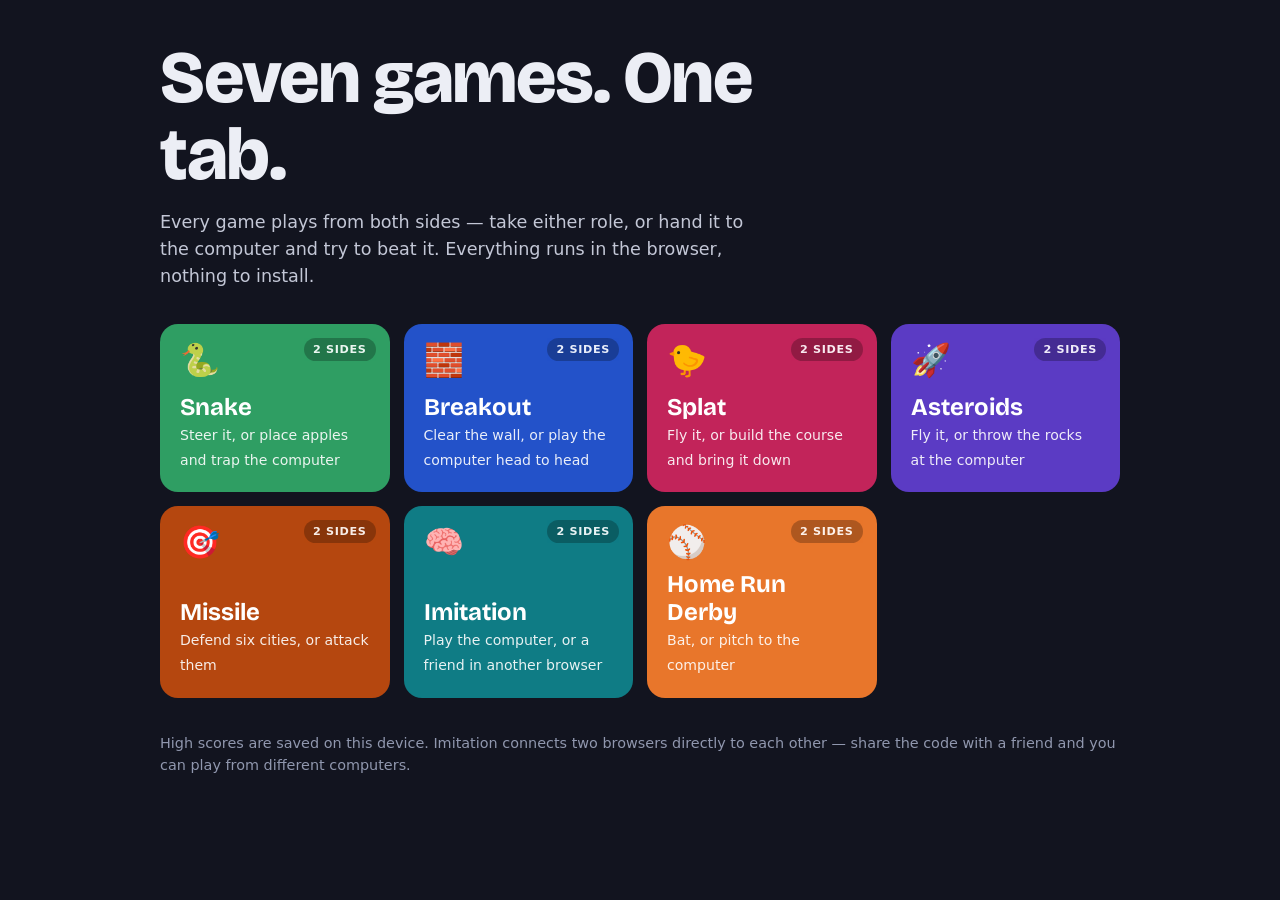
<file: index.html>
<!doctype html>
<html lang="en">
<head>
<meta charset="utf-8">
<meta name="viewport" content="width=device-width, initial-scale=1">
<title>EverCharge Arcade</title>
<meta name="description" content="Seven browser games — Snake, Breakout, Flap, Asteroids, Missile, Imitation and Hoops.">
<link rel="preconnect" href="https://fonts.googleapis.com">
<link rel="preconnect" href="https://fonts.gstatic.com" crossorigin>
<link rel="stylesheet" href="https://fonts.googleapis.com/css2?family=Bricolage+Grotesque:opsz,wght@12..96,700;12..96,800&display=swap">
<link rel="stylesheet" href="style.css">
</head>
<body>
<main class="wrap">
  <section class="hero">
    <h1>Seven games. One tab.</h1>
    <p>Every game plays from both sides — take either role, or hand it to the computer and try to beat it. Everything runs in the browser, nothing to install.</p>
  </section>

  <div class="grid">
    <a class="tile" style="--c:#2F9E63" href="games/snake.html">
      <span class="tag">2 sides</span>
      <div class="art">🐍</div>
      <div><strong>Snake</strong><br><span>Steer it, or place apples and trap the computer</span></div>
    </a>

    <a class="tile" style="--c:#2352C9" href="games/breakout.html">
      <span class="tag">2 sides</span>
      <div class="art">🧱</div>
      <div><strong>Breakout</strong><br><span>Clear the wall, or play the computer head to head</span></div>
    </a>

    <a class="tile" style="--c:#C2245A" href="games/splat.html">
      <span class="tag">2 sides</span>
      <div class="art">🐤</div>
      <div><strong>Splat</strong><br><span>Fly it, or build the course and bring it down</span></div>
    </a>

    <a class="tile" style="--c:#5B3BC4" href="games/asteroids.html">
      <span class="tag">2 sides</span>
      <div class="art">🚀</div>
      <div><strong>Asteroids</strong><br><span>Fly it, or throw the rocks at the computer</span></div>
    </a>

    <a class="tile" style="--c:#B5470F" href="games/missile.html">
      <span class="tag">2 sides</span>
      <div class="art">🎯</div>
      <div><strong>Missile</strong><br><span>Defend six cities, or attack them</span></div>
    </a>

    <a class="tile" style="--c:#0F7C85" href="games/imitation.html">
      <span class="tag">2 sides</span>
      <div class="art">🧠</div>
      <div><strong>Imitation</strong><br><span>Play the computer, or a friend in another browser</span></div>
    </a>

    <a class="tile" style="--c:#E8762B" href="games/derby.html">
      <span class="tag">2 sides</span>
      <div class="art">⚾</div>
      <div><strong>Home Run Derby</strong><br><span>Bat, or pitch to the computer</span></div>
    </a>
  </div>

  <p class="foot">High scores are saved on this device. Imitation connects two browsers directly to each other — share the code with a friend and you can play from different computers.</p>
</main>
</body>
</html>
</file>
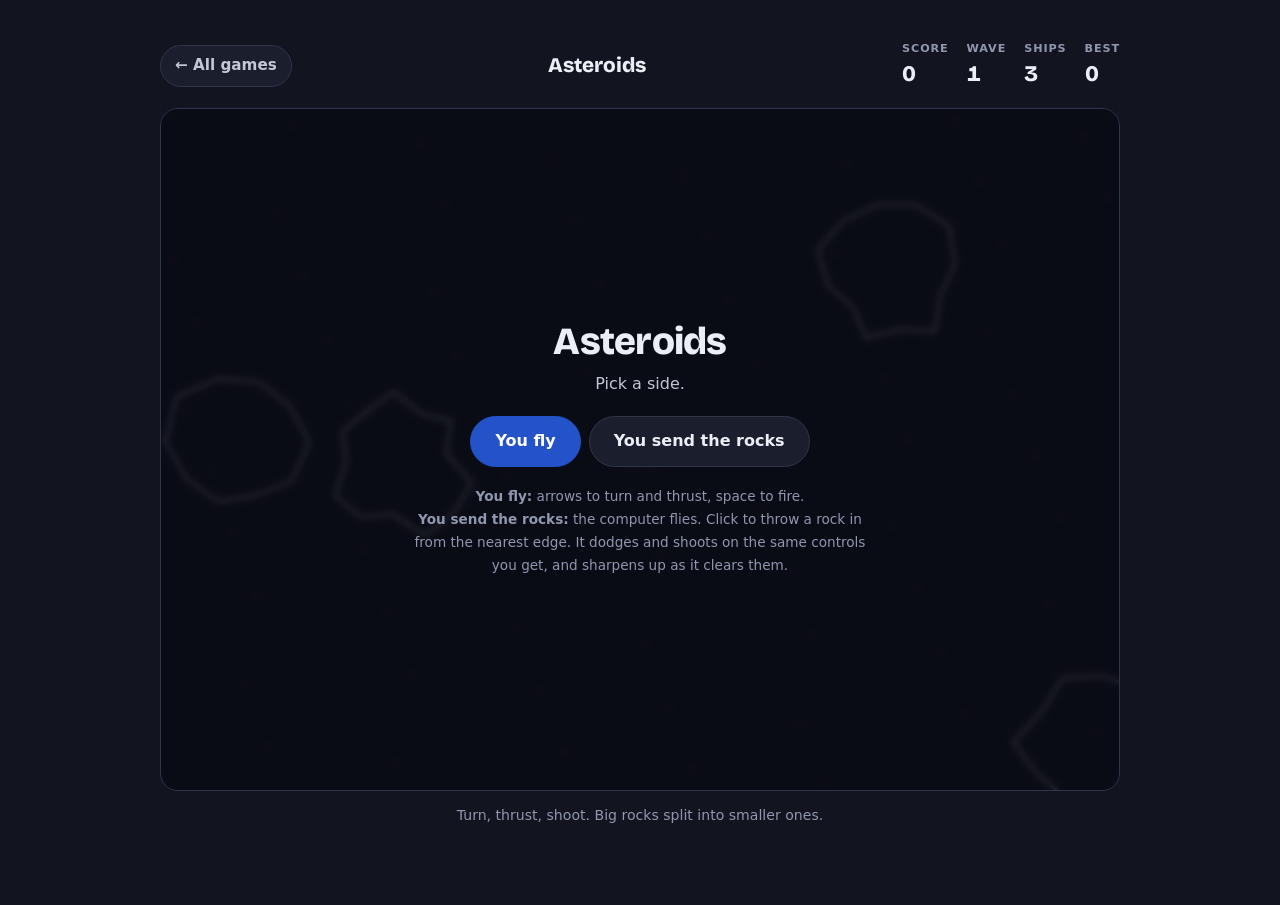
<file: games/asteroids.html>
<!doctype html>
<html lang="en">
<head>
<meta charset="utf-8">
<meta name="viewport" content="width=device-width, initial-scale=1">
<title>Asteroids — EverCharge Arcade</title>
<link rel="preconnect" href="https://fonts.googleapis.com">
<link rel="preconnect" href="https://fonts.gstatic.com" crossorigin>
<link rel="stylesheet" href="https://fonts.googleapis.com/css2?family=Bricolage+Grotesque:opsz,wght@12..96,700;12..96,800&display=swap">
<link rel="stylesheet" href="../style.css">
</head>
<body>
<main class="wrap">
  <div class="bar">
    <a class="back" href="../index.html">← All games</a>
    <div class="title">Asteroids <span id="modeTag" class="tag-inline"></span></div>
    <div class="stats">
      <div class="stat"><small id="scoreLabel">Score</small><b id="score">0</b></div>
      <div class="stat" id="waveWrap"><small>Wave</small><b id="wave">1</b></div>
      <div class="stat" id="lifeWrap"><small>Ships</small><b id="lives">3</b></div>
      <div class="stat" id="skillWrap" hidden><small>Pilot skill</small><b id="skill">1</b></div>
      <div class="stat"><small id="bestLabel">Best</small><b id="best">0</b></div>
    </div>
  </div>

  <div class="stage">
    <canvas id="c"></canvas>
    <div class="overlay" id="ov"></div>
  </div>

  <div class="touch" id="touch">
    <button data-key="ArrowLeft">↺</button>
    <button data-key="ArrowUp">▲</button>
    <button data-key="ArrowRight">↻</button>
    <button class="wide" data-key=" ">Fire</button>
  </div>
  <p class="hint" id="hint">Turn, thrust, shoot. Big rocks split into smaller ones.</p>
</main>

<script src="../arcade.js"></script>
<script>
(function () {
  "use strict";
  var A = window.Arcade;
  var W = 760, H = 540;
  var canvas = document.getElementById("c");
  var ctx = A.fit(canvas, W, H);
  var k = A.keys();
  var ov = A.overlay(document.getElementById("ov"));
  var el = {
    score: document.getElementById("score"), wave: document.getElementById("wave"),
    lives: document.getElementById("lives"), best: document.getElementById("best"),
    scoreLabel: document.getElementById("scoreLabel"), bestLabel: document.getElementById("bestLabel"),
    waveWrap: document.getElementById("waveWrap"), lifeWrap: document.getElementById("lifeWrap"),
    skill: document.getElementById("skill"), skillWrap: document.getElementById("skillWrap"),
    modeTag: document.getElementById("modeTag"), hint: document.getElementById("hint"),
    touch: document.getElementById("touch")
  };
  A.touchKeys(el.touch, k);

  var SURVIVE_TO_WIN = 18;        // rocks you get to throw before the pilot wins
  var SEND_COOLDOWN = 0.75;       // seconds between rocks you can throw

  var mode = "play";
  var ship, rocks, bullets, bits, score, lives, wave, running, invuln, cool;
  var sent, survived, sendCool, aiCool, aiFire;

  function wrap(o) {
    if (o.x < 0) o.x += W; else if (o.x > W) o.x -= W;
    if (o.y < 0) o.y += H; else if (o.y > H) o.y -= H;
  }

  function makeRock(x, y, size, vx, vy) {
    var pts = [], n = A.rndInt(9, 13);
    for (var i = 0; i < n; i++) pts.push(A.rnd(0.72, 1.22));
    if (vx === undefined) {
      var sp = (3 - size) * 22 + A.rnd(16, 42) + wave * 3;
      var ang = A.rnd(0, Math.PI * 2);
      vx = Math.cos(ang) * sp; vy = Math.sin(ang) * sp;
    }
    return { x: x, y: y, size: size, r: size * 17, vx: vx, vy: vy,
             rot: A.rnd(0, Math.PI * 2), spin: A.rnd(-1.1, 1.1), pts: pts };
  }

  // ------------------------------------------------------------- the pilot
  // Skill follows how many rocks you have thrown, so the ramp always runs
  // whether or not it manages to shoot them down.
  function skillTier() {
    if (sent < 5) return 0;
    if (sent < 11) return 1;
    return 2;
  }
  function aiReact() { return [0.13, 0.08, 0.045][skillTier()]; }
  function aiAimErr() { return [0.30, 0.16, 0.06][skillTier()]; }   // radians
  function aiDanger() { return [95, 125, 160][skillTier()]; }       // how early it starts dodging

  // Shortest signed angle from a to b
  function angDiff(a, b) {
    var d = (b - a) % (Math.PI * 2);
    if (d > Math.PI) d -= Math.PI * 2;
    if (d < -Math.PI) d += Math.PI * 2;
    return d;
  }

  function aiThink(dt) {
    aiFire = false;
    aiCool -= dt;
    if (aiCool > 0) return;
    aiCool = aiReact();

    if (!rocks.length) return;

    // the rock that is closest right now, and the one closest on its current course
    var threat = null, threatD = Infinity, target = null, targetD = Infinity;
    for (var i = 0; i < rocks.length; i++) {
      var r = rocks[i];
      var d = A.dist(r.x, r.y, ship.x, ship.y) - r.r;
      if (d < targetD) { targetD = d; target = r; }
      // closing speed along the line to the ship
      var dx = ship.x - r.x, dy = ship.y - r.y, len = Math.hypot(dx, dy) || 1;
      var closing = (r.vx * dx + r.vy * dy) / len;
      if (closing > 0 && d < threatD) { threatD = d; threat = r; }
    }

    // dodge first: thrust away from anything bearing down on it
    if (threat && threatD < aiDanger()) {
      var away = Math.atan2(ship.y - threat.y, ship.x - threat.x);
      ship.wantA = away + A.rnd(-aiAimErr(), aiAimErr());
      ship.wantThrust = true;
      // still take the shot if it happens to be lined up
      aiFire = Math.abs(angDiff(ship.a, Math.atan2(threat.y - ship.y, threat.x - ship.x))) < 0.25;
      return;
    }

    // otherwise line up on the nearest rock, leading it
    if (target) {
      var t = targetD / 520;
      var px = target.x + target.vx * t, py = target.y + target.vy * t;
      ship.wantA = Math.atan2(py - ship.y, px - ship.x) + A.rnd(-aiAimErr(), aiAimErr());
      ship.wantThrust = false;
      aiFire = Math.abs(angDiff(ship.a, ship.wantA)) < 0.22;
    }
  }

  function aiDrive(dt) {
    if (ship.wantA === undefined) return;
    var turn = 3.4 * dt;
    var d = angDiff(ship.a, ship.wantA);
    if (Math.abs(d) <= turn) ship.a = ship.wantA;
    else ship.a += Math.sign(d) * turn;
    if (ship.wantThrust) {
      ship.vx += Math.cos(ship.a) * 420 * dt;
      ship.vy += Math.sin(ship.a) * 420 * dt;
      ship.thrust = true;
    } else ship.thrust = false;
  }

  // ---------------------------------------------------------- you, throwing
  function sendRock(tx, ty) {
    if (mode !== "flip" || !running || sendCool > 0) return;
    sendCool = SEND_COOLDOWN;
    // enters from whichever edge is nearest the point you clicked, aimed at it
    var left = tx, right = W - tx, top = ty, bot = H - ty;
    var m = Math.min(left, right, top, bot);
    var sx, sy;
    if (m === left) { sx = -30; sy = ty; }
    else if (m === right) { sx = W + 30; sy = ty; }
    else if (m === top) { sx = tx; sy = -30; }
    else { sx = tx; sy = H + 30; }
    var ang = Math.atan2(ty - sy, tx - sx);
    var sp = A.rnd(70, 110) + Math.min(sent * 2.5, 45);
    rocks.push(makeRock(sx, sy, 3, Math.cos(ang) * sp, Math.sin(ang) * sp));
    sent++;
    el.score.textContent = sent;
    sync();
    if (sent >= SURVIVE_TO_WIN) pilotWins();
  }

  // ------------------------------------------------------------ game state
  function spawnWave() {
    rocks = [];
    var n = Math.min(3 + wave, 9);
    for (var i = 0; i < n; i++) {
      var x, y, guard = 0;
      do { x = A.rnd(0, W); y = A.rnd(0, H); guard++; }
      while (guard < 200 && A.dist(x, y, W / 2, H / 2) < 150);
      rocks.push(makeRock(x, y, 3));
    }
  }

  function resetShip() {
    ship = { x: W / 2, y: H / 2, vx: 0, vy: 0, a: -Math.PI / 2 };
    invuln = mode === "flip" ? 1.2 : 2.2;
  }

  function newGame() {
    score = 0; wave = 1; bullets = []; bits = []; cool = 0;
    sent = 0; survived = 0; sendCool = 0; aiCool = 0; aiFire = false;
    lives = mode === "flip" ? 1 : 3;
    resetShip();
    if (mode === "flip") rocks = []; else spawnWave();
    syncLabels();
    sync();
  }

  function syncLabels() {
    var flip = mode === "flip";
    el.modeTag.textContent = flip ? "· you send the rocks" : "";
    el.scoreLabel.textContent = flip ? "Rocks sent" : "Score";
    el.bestLabel.textContent = flip ? "Best (fewest)" : "Best";
    el.waveWrap.hidden = flip;
    el.lifeWrap.hidden = flip;
    el.skillWrap.hidden = !flip;
    el.touch.style.display = flip ? "none" : "";
    el.hint.textContent = flip
      ? "Click to send a rock in from the nearest edge, aimed where you clicked. Bring the pilot down in as few as you can."
      : "Turn, thrust, shoot. Big rocks split into smaller ones.";
  }

  function sync() {
    el.score.textContent = mode === "flip" ? sent : score;
    el.wave.textContent = wave;
    el.lives.textContent = lives;
    el.skill.textContent = skillTier() + 1;
    el.best.textContent = A.best(mode === "flip" ? "asteroids-flip" : "asteroids");
  }

  function burst(x, y, n, color) {
    for (var i = 0; i < n; i++) {
      var a = A.rnd(0, Math.PI * 2), s = A.rnd(40, 200);
      bits.push({ x: x, y: y, vx: Math.cos(a) * s, vy: Math.sin(a) * s, life: A.rnd(0.3, 0.8), c: color });
    }
  }

  function shoot() {
    if (cool > 0 || bullets.length >= 5) return;
    cool = 0.22;
    bullets.push({
      x: ship.x + Math.cos(ship.a) * 16, y: ship.y + Math.sin(ship.a) * 16,
      vx: Math.cos(ship.a) * 520 + ship.vx, vy: Math.sin(ship.a) * 520 + ship.vy, life: 1.15
    });
  }

  function hitShip() {
    if (invuln > 0) return;
    burst(ship.x, ship.y, 26, "#FF8A7D");
    lives--;
    sync();
    if (lives <= 0) return gameOver();
    resetShip();
  }

  function gameOver() {
    running = false;
    if (mode === "play") {
      var b = A.best("asteroids", score);
      el.best.textContent = b;
      ov.show("<h2>Ship lost</h2><p>Final score <b>" + score + "</b>" +
        (score >= b && score > 0 ? " — a new best!" : "") + "</p>" +
        '<button class="btn go" data-act="start-play">Play again</button>' +
        '<button class="btn" data-act="start-flip">Send the rocks instead</button>');
    } else {
      var prev = 0;
      try { prev = parseInt(localStorage.getItem("evercharge:asteroids-flip-raw") || "0", 10) || 0; } catch (e) {}
      var fewest = prev === 0 ? sent : Math.min(prev, sent);
      try { localStorage.setItem("evercharge:asteroids-flip-raw", String(fewest)); } catch (e) {}
      el.best.textContent = fewest;
      ov.show("<h2>You got it</h2><p>The pilot went down after <b>" + sent + "</b> rock" +
        (sent === 1 ? "" : "s") + ", flying at skill " + (skillTier() + 1) + " of 3.</p>" +
        '<button class="btn go" data-act="start-flip">Go again</button>' +
        '<button class="btn" data-act="start-play">Fly it yourself</button>');
    }
  }

  function pilotWins() {
    running = false;
    ov.show("<h2>The pilot held out</h2><p>It survived all <b>" + SURVIVE_TO_WIN +
      "</b> rocks you threw. Hit it early and from two sides — it is slowest to react at the start.</p>" +
      '<button class="btn go" data-act="start-flip">Go again</button>' +
      '<button class="btn" data-act="start-play">Fly it yourself</button>');
  }

  function update(dt) {
    cool -= dt;
    sendCool -= dt;
    if (invuln > 0) invuln -= dt;

    if (mode === "play") {
      if (k.any("ArrowLeft", "a", "A")) ship.a -= 3.4 * dt;
      if (k.any("ArrowRight", "d", "D")) ship.a += 3.4 * dt;
      ship.thrust = k.any("ArrowUp", "w", "W");
      if (ship.thrust) { ship.vx += Math.cos(ship.a) * 420 * dt; ship.vy += Math.sin(ship.a) * 420 * dt; }
      if (k.any(" ")) shoot();
    } else {
      aiThink(dt);
      aiDrive(dt);
      if (aiFire) shoot();
    }

    var drag = Math.pow(0.55, dt);
    ship.vx *= drag; ship.vy *= drag;
    var sp = Math.hypot(ship.vx, ship.vy);
    if (sp > 360) { ship.vx = ship.vx / sp * 360; ship.vy = ship.vy / sp * 360; }
    ship.x += ship.vx * dt; ship.y += ship.vy * dt;
    wrap(ship);

    var i, j;
    for (i = bullets.length - 1; i >= 0; i--) {
      var b = bullets[i];
      b.x += b.vx * dt; b.y += b.vy * dt; b.life -= dt;
      wrap(b);
      if (b.life <= 0) bullets.splice(i, 1);
    }

    for (i = rocks.length - 1; i >= 0; i--) {
      var r = rocks[i];
      r.x += r.vx * dt; r.y += r.vy * dt; r.rot += r.spin * dt;
      wrap(r);

      for (j = bullets.length - 1; j >= 0; j--) {
        if (A.dist(r.x, r.y, bullets[j].x, bullets[j].y) < r.r) {
          bullets.splice(j, 1);
          burst(r.x, r.y, 12, "#C3C7D6");
          if (mode === "play") score += (4 - r.size) * 25;
          if (r.size > 1) {
            rocks.push(makeRock(r.x, r.y, r.size - 1));
            rocks.push(makeRock(r.x, r.y, r.size - 1));
          } else if (mode === "flip") {
            survived++;                       // a rock fully dealt with
            sync();
          }
          rocks.splice(i, 1);
          sync();
          break;
        }
      }
      if (!rocks[i]) continue;
      if (invuln <= 0 && A.dist(r.x, r.y, ship.x, ship.y) < r.r + 11) { hitShip(); return; }
    }

    for (i = bits.length - 1; i >= 0; i--) {
      var p = bits[i];
      p.x += p.vx * dt; p.y += p.vy * dt; p.life -= dt;
      p.vx *= 0.97; p.vy *= 0.97;
      if (p.life <= 0) bits.splice(i, 1);
    }

    if (mode === "play" && rocks.length === 0) {
      wave++; score += 100; sync(); spawnWave();
      invuln = Math.max(invuln, 1.4);
    }
  }

  function draw() {
    ctx.fillStyle = "#101320";
    ctx.fillRect(0, 0, W, H);
    ctx.fillStyle = "rgba(255,255,255,.18)";
    for (var s = 0; s < 70; s++) ctx.fillRect((s * 7919) % W, (s * 104729) % H, 1.6, 1.6);

    ctx.strokeStyle = "#C3C7D6";
    ctx.lineWidth = 2;
    rocks.forEach(function (r) {
      ctx.save(); ctx.translate(r.x, r.y); ctx.rotate(r.rot);
      ctx.beginPath();
      for (var i = 0; i < r.pts.length; i++) {
        var a = (i / r.pts.length) * Math.PI * 2, rad = r.r * r.pts[i];
        var px = Math.cos(a) * rad, py = Math.sin(a) * rad;
        if (i === 0) ctx.moveTo(px, py); else ctx.lineTo(px, py);
      }
      ctx.closePath(); ctx.stroke(); ctx.restore();
    });

    bits.forEach(function (p) {
      ctx.globalAlpha = Math.max(0, p.life);
      ctx.fillStyle = p.c;
      ctx.fillRect(p.x - 1.5, p.y - 1.5, 3, 3);
    });
    ctx.globalAlpha = 1;

    ctx.fillStyle = "#5BC8E8";
    bullets.forEach(function (b) { ctx.beginPath(); ctx.arc(b.x, b.y, 2.6, 0, Math.PI * 2); ctx.fill(); });

    if (lives > 0) {
      ctx.save();
      ctx.translate(ship.x, ship.y); ctx.rotate(ship.a);
      ctx.globalAlpha = invuln > 0 ? (Math.sin(invuln * 22) > 0 ? 0.35 : 1) : 1;
      if (ship.thrust) {
        ctx.fillStyle = "#F5A15B";
        ctx.beginPath(); ctx.moveTo(-10, -5); ctx.lineTo(-10 - A.rnd(7, 15), 0); ctx.lineTo(-10, 5);
        ctx.closePath(); ctx.fill();
      }
      ctx.strokeStyle = mode === "flip" ? "#9B8CF0" : "#ECEEF5";
      ctx.lineWidth = 2;
      ctx.beginPath();
      ctx.moveTo(16, 0); ctx.lineTo(-11, -10); ctx.lineTo(-6, 0); ctx.lineTo(-11, 10);
      ctx.closePath(); ctx.stroke();
      ctx.restore();
      ctx.globalAlpha = 1;
    }

    if (mode === "flip" && running) {
      ctx.fillStyle = "rgba(255,255,255,.85)";
      ctx.font = "800 22px 'Bricolage Grotesque', ui-sans-serif, sans-serif";
      ctx.textAlign = "center";
      ctx.fillText(survived + " / " + SURVIVE_TO_WIN + " cleared", W / 2, 32);
      ctx.font = "600 14px ui-sans-serif, system-ui, sans-serif";
      ctx.fillStyle = sendCool > 0 ? "rgba(255,255,255,.22)" : "rgba(255,255,255,.6)";
      ctx.fillText(sendCool > 0 ? "reloading…" : "click to send a rock", W / 2, H - 16);
    }
  }

  canvas.addEventListener("pointerdown", function (e) {
    if (mode !== "flip") return;
    e.preventDefault();
    var r = canvas.getBoundingClientRect();
    sendRock((e.clientX - r.left) * (W / r.width), (e.clientY - r.top) * (H / r.height));
  });

  function menu() {
    running = false;
    ov.show("<h2>Asteroids</h2><p>Pick a side.</p>" +
      '<button class="btn go" data-act="start-play">You fly</button>' +
      '<button class="btn" data-act="start-flip">You send the rocks</button>' +
      '<div class="keys"><b>You fly:</b> arrows to turn and thrust, space to fire.<br>' +
      '<b>You send the rocks:</b> the computer flies. Click to throw a rock in from the nearest edge. ' +
      'It dodges and shoots on the same controls you get, and sharpens up as it clears them.</div>');
  }

  ov.onClick("[data-act]", function (b) {
    mode = b.getAttribute("data-act") === "start-flip" ? "flip" : "play";
    newGame();
    running = true;
    ov.hide();
  });

  // state hook for the automated tests
  window.__ast = function () { return { ship: ship, rocks: rocks, bullets: bullets, mode: mode, sent: sent, survived: survived }; };

  mode = "play";
  newGame();
  menu();

  A.loop(function (dt) {
    if (running) update(dt);
    draw();
  });
})();
</script>
</body>
</html>
</file>
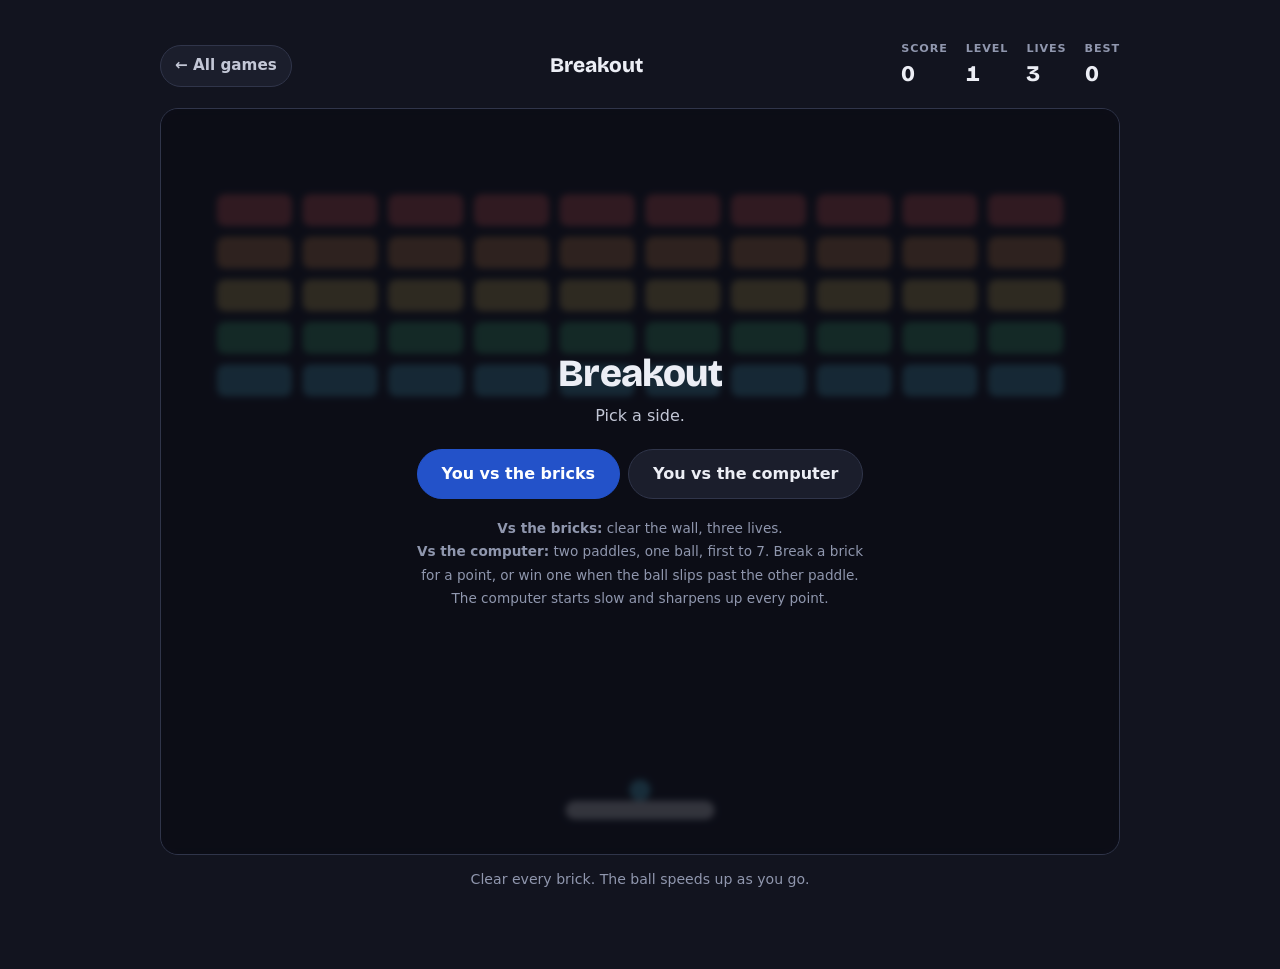
<file: games/breakout.html>
<!doctype html>
<html lang="en">
<head>
<meta charset="utf-8">
<meta name="viewport" content="width=device-width, initial-scale=1">
<title>Breakout — EverCharge Arcade</title>
<link rel="preconnect" href="https://fonts.googleapis.com">
<link rel="preconnect" href="https://fonts.gstatic.com" crossorigin>
<link rel="stylesheet" href="https://fonts.googleapis.com/css2?family=Bricolage+Grotesque:opsz,wght@12..96,700;12..96,800&display=swap">
<link rel="stylesheet" href="../style.css">
</head>
<body>
<main class="wrap">
  <div class="bar">
    <a class="back" href="../index.html">← All games</a>
    <div class="title">Breakout <span id="modeTag" class="tag-inline"></span></div>
    <div class="stats">
      <div class="stat"><small id="aLabel">Score</small><b id="aScore">0</b></div>
      <div class="stat" id="bWrap" hidden><small>Computer</small><b id="bScore">0</b></div>
      <div class="stat" id="lvWrap"><small>Level</small><b id="level">1</b></div>
      <div class="stat" id="lifeWrap"><small>Lives</small><b id="lives">3</b></div>
      <div class="stat"><small id="bestLabel">Best</small><b id="best">0</b></div>
    </div>
  </div>

  <div class="stage">
    <canvas id="c"></canvas>
    <div class="overlay" id="ov"></div>
  </div>

  <div class="touch">
    <button data-key="ArrowLeft">←</button>
    <button class="wide" data-key=" ">Serve</button>
    <button data-key="ArrowRight">→</button>
  </div>
  <p class="hint" id="hint">Clear every brick. The ball speeds up as you go.</p>
</main>

<script src="../arcade.js"></script>
<script>
(function () {
  "use strict";
  var A = window.Arcade;
  var W = 720, H = 560;
  var canvas = document.getElementById("c");
  var ctx = A.fit(canvas, W, H);
  var k = A.keys();
  var ov = A.overlay(document.getElementById("ov"));
  var stage = document.querySelector(".stage");
  var el = {
    a: document.getElementById("aScore"), b: document.getElementById("bScore"),
    aLabel: document.getElementById("aLabel"), bWrap: document.getElementById("bWrap"),
    level: document.getElementById("level"), lvWrap: document.getElementById("lvWrap"),
    lives: document.getElementById("lives"), lifeWrap: document.getElementById("lifeWrap"),
    best: document.getElementById("best"), bestLabel: document.getElementById("bestLabel"),
    modeTag: document.getElementById("modeTag"), hint: document.getElementById("hint")
  };
  A.touchKeys(document.querySelector(".touch"), k);

  var COLORS = ["#FF6B6B", "#F5A15B", "#F2D06B", "#4CC98A", "#5BC8E8", "#9B8CF0"];
  var PAD_W = 112, PAD_H = 14, BALL_R = 8;
  var HUMAN_Y = H - 40, AI_Y = 26;
  var WIN_POINTS = 7;

  var mode = "solo";            // "solo" = you vs the bricks · "versus" = you vs the computer
  var paddle, ai, ball, bricks, score, lives, level, stuck, running, pointerX = null;
  var pts, lastTouch, aiTarget, aiThink, served;

  // ------------------------------------------------------------- the wall
  function makeBricks(lv) {
    var out = [];
    if (mode === "versus") {
      var rows = 4, cols = 10, pad = 8, left = 46, top = 208;
      var bw = (W - left * 2 - pad * (cols - 1)) / cols, bh = 24;
      for (var r = 0; r < rows; r++)
        for (var c = 0; c < cols; c++)
          out.push({ x: left + c * (bw + pad), y: top + r * (bh + pad), w: bw, h: bh, hp: 1, c: COLORS[r % COLORS.length] });
      return out;
    }
    var rws = Math.min(4 + lv, 7), cls = 10, p = 8, l = 42, t = 64;
    var w2 = (W - l * 2 - p * (cls - 1)) / cls, h2 = 24;
    for (var i = 0; i < rws; i++)
      for (var j = 0; j < cls; j++)
        out.push({ x: l + j * (w2 + p), y: t + i * (h2 + p), w: w2, h: h2, hp: (lv >= 3 && i === 0) ? 2 : 1, c: COLORS[i % COLORS.length] });
    return out;
  }

  // ---------------------------------------------------------- the opponent
  // Difficulty climbs with the total points on the board: slow and sloppy at
  // first, quick and accurate by the end. It only ever reads the ball.
  function aiLevel() { return Math.min(12, pts.a + pts.b); }
  function aiSpeed() { return 300 + aiLevel() * 26; }        // 300 → 612 px/s
  function aiError() { return Math.max(8, 62 - aiLevel() * 4.5); }
  function aiThinkGap() { return Math.max(0.05, 0.20 - aiLevel() * 0.012); }

  // Where will the ball cross the AI's paddle line? Bounces off the side walls
  // are folded in; bricks are not, which is a fair source of mistakes.
  function predictX() {
    if (ball.vy >= 0) return W / 2;                 // heading away — drift to the middle
    var x = ball.x, y = ball.y, vx = ball.vx, vy = ball.vy;
    var guard = 0;
    while (y > AI_Y + PAD_H && guard++ < 400) {
      var tY = (AI_Y + PAD_H - y) / vy;
      var tX = vx > 0 ? (W - BALL_R - x) / vx : vx < 0 ? (BALL_R - x) / vx : Infinity;
      if (tX < tY) { x += vx * tX; y += vy * tX; vx = -vx; }
      else { x += vx * tY; y += vy * tY; }
    }
    return x;
  }

  function resetBall(towardAI) {
    stuck = mode === "solo";
    served = false;
    var sp = 320 + (mode === "versus" ? aiLevel() * 10 : (level - 1) * 26);
    if (mode === "versus") {
      ball = { x: W / 2, y: H / 2, vx: 0, vy: 0 };
      var ang = A.rnd(-0.5, 0.5) + (towardAI ? -Math.PI / 2 : Math.PI / 2);
      ball.vx = Math.cos(ang) * sp;
      ball.vy = Math.sin(ang) * sp;
      served = true;
      lastTouch = null;
    } else {
      ball = { x: paddle.x + PAD_W / 2, y: HUMAN_Y - BALL_R, vx: 0, vy: 0 };
    }
  }

  function launch() {
    if (mode !== "solo" || !stuck) return;
    stuck = false;
    var speed = 320 + (level - 1) * 26;
    var ang = A.rnd(-0.6, 0.6) - Math.PI / 2;
    ball.vx = Math.cos(ang) * speed;
    ball.vy = Math.sin(ang) * speed;
  }

  function newGame() {
    score = 0; lives = 3; level = 1;
    pts = { a: 0, b: 0 };
    paddle = { x: (W - PAD_W) / 2 };
    ai = { x: (W - PAD_W) / 2 };
    aiTarget = W / 2; aiThink = 0;
    bricks = makeBricks(level);
    resetBall(Math.random() < 0.5);
    sync();
    running = true;
  }

  function sync() {
    var versus = mode === "versus";
    el.modeTag.textContent = versus ? "· you vs the computer" : "";
    el.aLabel.textContent = versus ? "You" : "Score";
    el.bWrap.hidden = !versus;
    el.lvWrap.hidden = versus;
    el.lifeWrap.hidden = versus;
    el.bestLabel.textContent = versus ? "Wins" : "Best";
    el.hint.textContent = versus
      ? "You are the bottom paddle. Break bricks for a point each, and win a point whenever the ball gets past the computer."
      : "Clear every brick. The ball speeds up as you go.";
    el.a.textContent = versus ? pts.a : score;
    el.b.textContent = pts.b;
    el.level.textContent = level;
    el.lives.textContent = lives;
    el.best.textContent = A.best(versus ? "breakout-versus" : "breakout");
  }

  function point(who) {
    pts[who]++;
    sync();
    if (pts.a >= WIN_POINTS || pts.b >= WIN_POINTS) return matchOver();
    bricks = makeBricks(1);
    resetBall(who === "a");       // loser serves toward the winner
  }

  function matchOver() {
    running = false;
    var won = pts.a > pts.b;
    var wins = A.best("breakout-versus");
    if (won) { wins = A.best("breakout-versus", wins + 1); }
    el.best.textContent = wins;
    ov.show("<h2>" + (won ? "You win " : "Computer wins ") + pts.a + "–" + pts.b + "</h2>" +
      "<p>" + (won ? "Beat it at full speed — it was at level " + aiLevel() + " of 12."
                   : "It gets quicker every point. Try again from the top.") + "</p>" +
      '<button class="btn go" data-act="again-versus">Rematch</button>' +
      '<button class="btn" data-act="again-solo">Play the bricks instead</button>');
  }

  function gameOver(won) {
    running = false;
    var b = A.best("breakout", score);
    el.best.textContent = b;
    ov.show("<h2>" + (won ? "You cleared it!" : "Game over") + "</h2>" +
      "<p>Final score <b>" + score + "</b>" + (score >= b && score > 0 ? " — a new best!" : "") + "</p>" +
      '<button class="btn go" data-act="again-solo">Play again</button>' +
      '<button class="btn" data-act="again-versus">Play the computer</button>');
  }

  // ------------------------------------------------------------- the frame
  function update(dt) {
    var speed = 560;
    if (pointerX !== null) paddle.x = A.clamp(pointerX - PAD_W / 2, 0, W - PAD_W);
    else {
      if (k.any("ArrowLeft", "a", "A")) paddle.x -= speed * dt;
      if (k.any("ArrowRight", "d", "D")) paddle.x += speed * dt;
      paddle.x = A.clamp(paddle.x, 0, W - PAD_W);
    }
    if (k.any(" ", "Enter")) launch();

    if (mode === "versus") {
      aiThink -= dt;
      if (aiThink <= 0) {
        aiThink = aiThinkGap();
        aiTarget = predictX() + A.rnd(-aiError(), aiError());
      }
      var want = A.clamp(aiTarget - PAD_W / 2, 0, W - PAD_W);
      var mv = aiSpeed() * dt;
      if (Math.abs(want - ai.x) <= mv) ai.x = want;
      else ai.x += Math.sign(want - ai.x) * mv;
    }

    if (stuck) { ball.x = paddle.x + PAD_W / 2; ball.y = HUMAN_Y - BALL_R; return; }

    var steps = Math.ceil(Math.max(Math.abs(ball.vx), Math.abs(ball.vy)) * dt / 6) || 1;
    var sdt = dt / steps;
    for (var s = 0; s < steps; s++) {
      ball.x += ball.vx * sdt;
      ball.y += ball.vy * sdt;

      if (ball.x < BALL_R) { ball.x = BALL_R; ball.vx = Math.abs(ball.vx); }
      if (ball.x > W - BALL_R) { ball.x = W - BALL_R; ball.vx = -Math.abs(ball.vx); }

      if (mode === "solo") {
        if (ball.y < BALL_R) { ball.y = BALL_R; ball.vy = Math.abs(ball.vy); }
      } else if (hitPaddle(ai.x, AI_Y, true)) { lastTouch = "b"; }

      if (hitPaddle(paddle.x, HUMAN_Y, false)) lastTouch = "a";

      // bricks
      for (var i = 0; i < bricks.length; i++) {
        var br = bricks[i];
        if (ball.x + BALL_R < br.x || ball.x - BALL_R > br.x + br.w ||
            ball.y + BALL_R < br.y || ball.y - BALL_R > br.y + br.h) continue;
        var oxv = Math.min(ball.x + BALL_R - br.x, br.x + br.w - (ball.x - BALL_R));
        var oyv = Math.min(ball.y + BALL_R - br.y, br.y + br.h - (ball.y - BALL_R));
        if (oxv < oyv) ball.vx = -ball.vx; else ball.vy = -ball.vy;
        br.hp--;
        if (br.hp <= 0) {
          bricks.splice(i, 1);
          if (mode === "solo") score += 10 * level;
          else if (lastTouch) { pts[lastTouch]++; sync();
            if (pts.a >= WIN_POINTS || pts.b >= WIN_POINTS) { matchOver(); return; } }
        } else if (mode === "solo") score += 4 * level;
        if (mode === "solo") sync();
        break;
      }

      if (mode === "solo") {
        if (bricks.length === 0) { nextLevel(); return; }
        if (ball.y - BALL_R > H) {
          lives--; sync();
          if (lives <= 0) { gameOver(false); return; }
          paddle.x = (W - PAD_W) / 2;
          resetBall();
          return;
        }
      } else {
        if (ball.y - BALL_R > H) { point("b"); return; }     // past you
        if (ball.y + BALL_R < 0) { point("a"); return; }     // past the computer
      }
    }
  }

  // Shared paddle bounce. `top` flips the geometry for the computer's paddle.
  function hitPaddle(px, py, top) {
    if (top) {
      if (ball.vy > 0) return false;
      if (ball.y - BALL_R > py + PAD_H || ball.y + BALL_R < py) return false;
    } else {
      if (ball.vy < 0) return false;
      if (ball.y + BALL_R < py || ball.y - BALL_R > py + PAD_H) return false;
    }
    if (ball.x < px - BALL_R || ball.x > px + PAD_W + BALL_R) return false;
    ball.y = top ? py + PAD_H + BALL_R : py - BALL_R;
    var hit = A.clamp((ball.x - (px + PAD_W / 2)) / (PAD_W / 2), -1, 1);
    var sp = Math.min(Math.sqrt(ball.vx * ball.vx + ball.vy * ball.vy) * 1.012, 660);
    var ang = (top ? Math.PI / 2 : -Math.PI / 2) + hit * (top ? -1.05 : 1.05);
    ball.vx = Math.cos(ang) * sp;
    ball.vy = Math.sin(ang) * sp;
    return true;
  }

  function nextLevel() {
    level++;
    paddle.x = (W - PAD_W) / 2;
    bricks = makeBricks(level);
    resetBall();
    sync();
    running = false;
    ov.show("<h2>Level " + level + "</h2><p>Nice. The ball comes back a little faster.</p>" +
      '<button class="btn go" data-act="resume">Continue</button>');
  }

  function draw() {
    ctx.fillStyle = "#161926";
    ctx.fillRect(0, 0, W, H);

    if (mode === "versus") {
      ctx.strokeStyle = "rgba(255,255,255,.07)";
      ctx.setLineDash([8, 10]);
      ctx.beginPath(); ctx.moveTo(0, H / 2); ctx.lineTo(W, H / 2); ctx.stroke();
      ctx.setLineDash([]);
    }

    for (var i = 0; i < bricks.length; i++) {
      var b = bricks[i];
      ctx.globalAlpha = b.hp > 1 ? 1 : 0.85;
      ctx.fillStyle = b.c;
      A.rrect(ctx, b.x, b.y, b.w, b.h, 6); ctx.fill();
      if (b.hp > 1) {
        ctx.globalAlpha = 1; ctx.strokeStyle = "rgba(255,255,255,.75)"; ctx.lineWidth = 2;
        A.rrect(ctx, b.x + 3, b.y + 3, b.w - 6, b.h - 6, 4); ctx.stroke();
      }
    }
    ctx.globalAlpha = 1;

    ctx.fillStyle = "#ECEEF5";
    A.rrect(ctx, paddle.x, HUMAN_Y, PAD_W, PAD_H, 7); ctx.fill();
    if (mode === "versus") {
      ctx.fillStyle = "#FF8A7D";
      A.rrect(ctx, ai.x, AI_Y, PAD_W, PAD_H, 7); ctx.fill();
    }

    ctx.fillStyle = "#5BC8E8";
    ctx.beginPath(); ctx.arc(ball.x, ball.y, BALL_R, 0, Math.PI * 2); ctx.fill();

    if (stuck && running) {
      ctx.fillStyle = "rgba(255,255,255,.6)";
      ctx.font = "600 15px ui-sans-serif, system-ui, sans-serif";
      ctx.textAlign = "center";
      ctx.fillText("Press Space to launch", W / 2, H - 76);
    }
    if (mode === "versus") {
      ctx.fillStyle = "rgba(255,255,255,.25)";
      ctx.font = "800 15px 'Bricolage Grotesque', ui-sans-serif, sans-serif";
      ctx.textAlign = "left";
      ctx.fillText("COMPUTER  lv " + aiLevel(), 14, 18);
      ctx.textAlign = "right";
      ctx.fillText("YOU", W - 14, H - 10);
    }
  }

  function pointerMove(e) {
    var r = stage.getBoundingClientRect();
    var cx = (e.touches ? e.touches[0].clientX : e.clientX) - r.left;
    pointerX = cx * (W / r.width);
  }
  stage.addEventListener("mousemove", pointerMove);
  stage.addEventListener("mouseleave", function () { pointerX = null; });
  stage.addEventListener("touchmove", function (e) { e.preventDefault(); pointerMove(e); }, { passive: false });
  stage.addEventListener("click", function () { launch(); });
  window.addEventListener("keydown", function () { pointerX = null; });

  function menu() {
    running = false;
    ov.show("<h2>Breakout</h2><p>Pick a side.</p>" +
      '<button class="btn go" data-act="again-solo">You vs the bricks</button>' +
      '<button class="btn" data-act="again-versus">You vs the computer</button>' +
      '<div class="keys"><b>Vs the bricks:</b> clear the wall, three lives.<br>' +
      '<b>Vs the computer:</b> two paddles, one ball, first to ' + WIN_POINTS + '. ' +
      'Break a brick for a point, or win one when the ball slips past the other paddle. ' +
      'The computer starts slow and sharpens up every point.</div>');
  }

  ov.onClick("[data-act]", function (b) {
    var act = b.getAttribute("data-act");
    if (act === "again-solo") { mode = "solo"; newGame(); }
    else if (act === "again-versus") { mode = "versus"; newGame(); }
    else running = true;
    ov.hide();
  });

  mode = "solo";
  newGame();
  menu();

  A.loop(function (dt) {
    if (running) update(dt);
    draw();
  });
})();
</script>
</body>
</html>
</file>
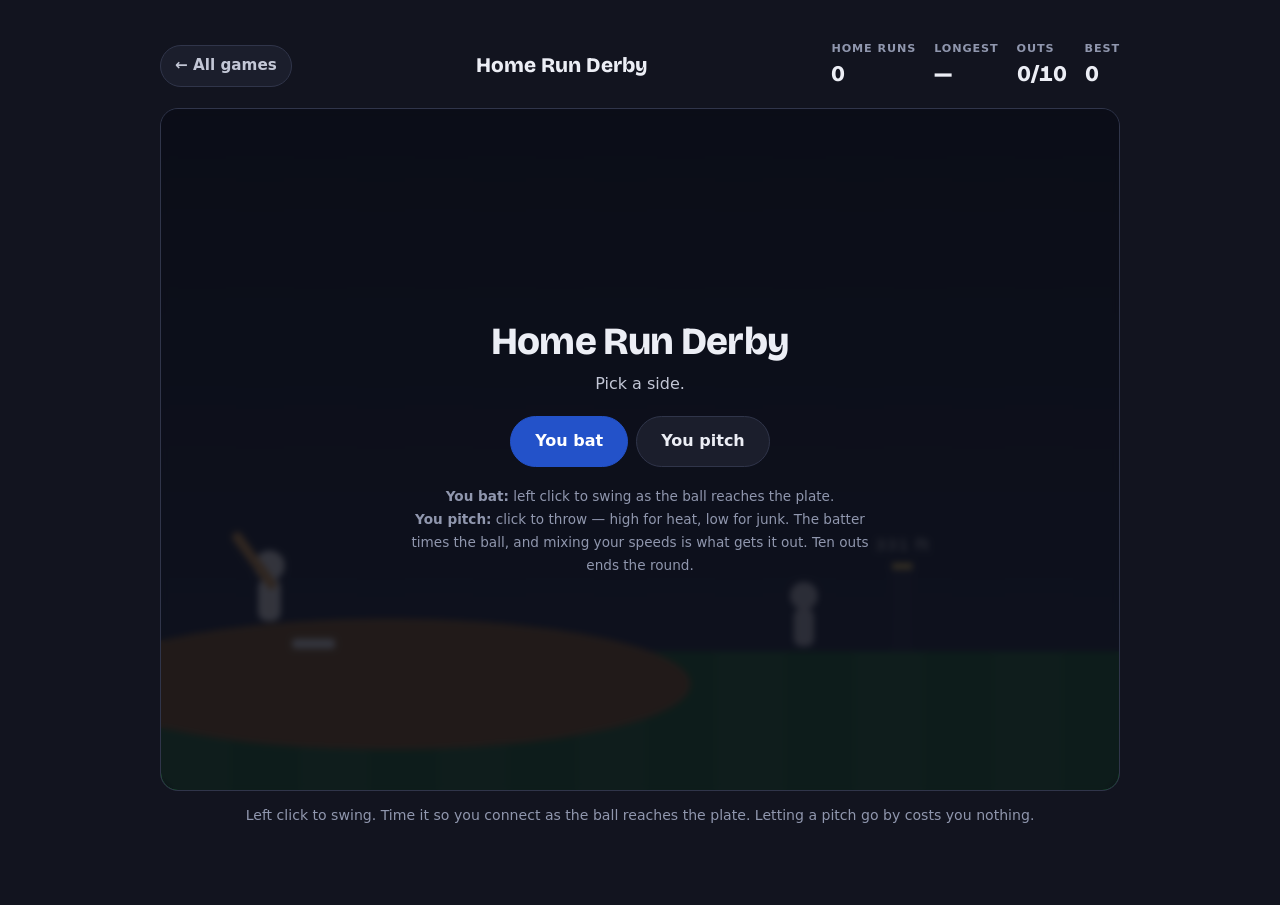
<file: games/derby.html>
<!doctype html>
<html lang="en">
<head>
<meta charset="utf-8">
<meta name="viewport" content="width=device-width, initial-scale=1">
<title>Home Run Derby — EverCharge Arcade</title>
<link rel="preconnect" href="https://fonts.googleapis.com">
<link rel="preconnect" href="https://fonts.gstatic.com" crossorigin>
<link rel="stylesheet" href="https://fonts.googleapis.com/css2?family=Bricolage+Grotesque:opsz,wght@12..96,700;12..96,800&display=swap">
<link rel="stylesheet" href="../style.css">
</head>
<body>
<main class="wrap">
  <div class="bar">
    <a class="back" href="../index.html">← All games</a>
    <div class="title">Home Run Derby <span id="modeTag" class="tag-inline"></span></div>
    <div class="stats">
      <div class="stat"><small id="hrLabel">Home runs</small><b id="hr">0</b></div>
      <div class="stat" id="skillWrap" hidden><small>Batter</small><b id="skill">1</b></div>
      <div class="stat"><small>Longest</small><b id="far">—</b></div>
      <div class="stat"><small>Outs</small><b id="outs">0/10</b></div>
      <div class="stat"><small>Best</small><b id="best">0</b></div>
    </div>
  </div>

  <div class="stage">
    <canvas id="c"></canvas>
    <div class="overlay" id="ov"></div>
  </div>
  <p class="hint" id="hint">Left click to swing. Time it so you connect as the ball reaches the plate. Letting a pitch go by costs you nothing.</p>
</main>

<script src="../arcade.js"></script>
<script>
(function () {
  "use strict";
  var A = window.Arcade;
  var W = 760, H = 540;
  var canvas = document.getElementById("c");
  var ctx = A.fit(canvas, W, H);
  var ov = A.overlay(document.getElementById("ov"));
  var el = {
    hr: document.getElementById("hr"), far: document.getElementById("far"),
    outs: document.getElementById("outs"), best: document.getElementById("best"),
    hrLabel: document.getElementById("hrLabel"), skill: document.getElementById("skill"),
    skillWrap: document.getElementById("skillWrap"), modeTag: document.getElementById("modeTag"),
    hint: document.getElementById("hint")
  };

  // --- field layout, in world pixels ---------------------------------------
  var GROUND = 430;          // the dirt line
  var PLATE = 120;           // where contact happens
  var CONTACT_Y = 358;
  var WALL = 580;            // outfield wall, 460px from the plate
  var WALL_H = 70;
  var MOUND = 470;
  var GRAV = 1250;
  var FT_PER_PX = 0.72;      // tuned so the wall reads ~330 ft
  var MAX_OUTS = 10;

  // Swing timing bands, measured in pixels between the ball and the plate at
  // the moment you click. Generous on purpose — this should be learnable.
  var BARREL = 26, SOLID = 48, WHIFF = 78;

  var state, ball, pitchT, pitchDur, nextIn, swingAnim, resultText, resultColor;
  var hrs, outs, longest, pitches, running, msgT;
  var mode = "bat";            // "bat" = you hit · "pitch" = you pitch, the computer bats
  var pitchSpeedPick = 0.5, lastPick = 0.5, aiSwing = null;

  function syncLabels() {
    var p = mode === "pitch";
    el.modeTag.textContent = p ? "· you pitch" : "";
    el.hrLabel.textContent = p ? "Home runs allowed" : "Home runs";
    el.skillWrap.hidden = !p;
    el.hint.textContent = p
      ? "Click to pitch — click high to throw hard, low to throw slow. Changing speeds is what beats the batter. Ten outs ends it."
      : "Left click to swing. Time it so you connect as the ball reaches the plate. Letting a pitch go by costs you nothing.";
  }

  function sync() {
    el.skill.textContent = batterTier() + 1;
    el.hr.textContent = hrs;
    el.far.textContent = longest ? longest + " ft" : "—";
    el.outs.textContent = outs + "/" + MAX_OUTS;
    el.best.textContent = A.best("derby");
  }

  function newGame() {
    hrs = 0; outs = 0; longest = 0; pitches = 0;
    state = "wait"; nextIn = 1.1; swingAnim = 0; resultText = ""; msgT = 0;
    ball = null;
    sync();
  }

  // Pitches get a little quicker as you go, then stop getting quicker.
  function pitchTime() {
    if (mode === "pitch") {
      // you set the speed: click high for heat, low for junk
      return 1.30 - pitchSpeedPick * 0.62;      // 1.30s (slow) .. 0.68s (fast)
    }
    return Math.max(0.82, 1.28 - hrs * 0.025) + A.rnd(-0.05, 0.05);
  }

  // ---- the computer batter --------------------------------------------
  // It swings on a timer it works out from the pitch, with an error that
  // shrinks as it connects. Changing speeds between pitches throws it off,
  // which is the whole strategy of pitching to it.
  function batterTier() { return pitches < 8 ? 0 : pitches < 18 ? 1 : 2; }
  function batterBaseErr() { return [95, 70, 50][batterTier()]; }
  function aiTimingError() {
    var surprise = Math.abs(pitchSpeedPick - lastPick);   // 0..1
    return batterBaseErr() + surprise * 85;
  }

  function throwPitch() {
    pitches++;
    pitchDur = pitchTime();
    pitchT = 0;
    ball = {
      x: MOUND + 40, y: 250, vx: 0, vy: 0,
      from: { x: MOUND + 40, y: 250 },
      to: { x: 20, y: CONTACT_Y + A.rnd(-14, 14) }
    };
    state = "pitch";
    if (mode === "pitch") {
      // it aims to meet the ball at the plate, off by its timing error
      var err = A.rnd(-aiTimingError(), aiTimingError());
      var travel = pitchDur * (ball.from.x - PLATE) / (ball.from.x - ball.to.x);
      aiSwing = travel + err / 420;            // error in px converted to seconds
      lastPick = pitchSpeedPick;               // remember it only after comparing
    }
  }

  function swing() {
    if (!running) return;
    if (state !== "pitch") return;
    swingAnim = 0.22;

    var off = Math.abs(ball.x - PLATE);

    if (off > WHIFF) { return resolve("miss", 0, 0); }

    // how centred the contact was, 1 = dead on the barrel
    var centred = A.clamp(1 - off / WHIFF, 0, 1);

    if (off <= BARREL) {
      resolve("barrel", A.rnd(920, 1010), A.rnd(28, 33));
    } else if (off <= SOLID) {
      resolve("solid", A.rnd(700, 880), A.rnd(18, 40));
    } else {
      // late or early enough that it's a weak grounder or a lazy pop-up
      if (Math.random() < 0.5) resolve("weak", A.rnd(420, 600), A.rnd(5, 14));
      else resolve("weak", A.rnd(380, 520), A.rnd(55, 70));
    }
  }

  function resolve(kind, speed, angleDeg) {
    if (kind === "miss") {
      ball = null;
      state = "result";
      msgT = 1.0;
      resultText = "Swing and a miss";
      resultColor = "#FF8A7D";
      outs++;
      sync();
      if (outs >= MAX_OUTS) return gameOver();
      nextIn = 0.9;
      return;
    }
    var th = angleDeg * Math.PI / 180;
    ball.x = PLATE;
    ball.y = CONTACT_Y;
    ball.vx = Math.cos(th) * speed;
    ball.vy = -Math.sin(th) * speed;
    ball.kind = kind;
    ball.peak = ball.y;
    state = "hit";
  }

  function landed() {
    var feet = Math.round((ball.x - PLATE) * FT_PER_PX);
    var cleared = ball.cleared;
    state = "result";
    msgT = 1.3;
    if (cleared) {
      hrs++;
      if (feet > longest) longest = feet;
      resultText = feet + " ft — HOME RUN";
      resultColor = "#F2D06B";
    } else {
      outs++;
      resultText = ball.kind === "weak"
        ? (feet < 120 ? "Grounded out" : "Popped up") + " · " + feet + " ft"
        : "Caught at the track · " + feet + " ft";
      resultColor = "#FF8A7D";
    }
    sync();
    if (!cleared && outs >= MAX_OUTS) return gameOver();
    nextIn = 1.0;
  }

  function gameOver() {
    running = false;
    var b = A.best("derby", hrs);
    el.best.textContent = b;
    ov.show("<h2>Round over</h2><p>You hit <b>" + hrs + "</b> home run" + (hrs === 1 ? "" : "s") +
      (longest ? ", longest <b>" + longest + " ft</b>" : "") +
      (hrs >= b && hrs > 0 ? " — a new best!" : "") + "</p>" +
      '<button class="btn go" data-act="' + (mode === 'pitch' ? 'start-pitch' : 'start-bat') + '">Go again</button>' + '<button class="btn" data-act="' + (mode === 'pitch' ? 'start-bat' : 'start-pitch') + '">Try the other side</button>' +
      '<a class="btn" href="../index.html">All games</a>');
  }

  function update(dt) {
    if (msgT > 0) msgT -= dt;
    if (swingAnim > 0) swingAnim -= dt;

    if (state === "wait" || state === "result") {
      nextIn -= dt;
      if (nextIn <= 0) throwPitch();
      return;
    }

    if (state === "pitch" && mode === "pitch" && aiSwing != null) {
      if (pitchT >= aiSwing) { aiSwing = null; swing(); }
    }
    if (state === "pitch") {
      pitchT += dt;
      var p = pitchT / pitchDur;
      ball.x = ball.from.x + (ball.to.x - ball.from.x) * p;
      // a gentle sag so it reads like a real pitch rather than a laser
      ball.y = ball.from.y + (ball.to.y - ball.from.y) * p + Math.sin(p * Math.PI) * 16;
      if (p >= 1) {          // let it go by — costs nothing
        ball = null;
        state = "wait";
        nextIn = 0.7;
      }
      return;
    }

    if (state === "hit") {
      ball.vy += GRAV * dt;
      ball.x += ball.vx * dt;
      ball.y += ball.vy * dt;
      if (ball.y < ball.peak) ball.peak = ball.y;

      // crossing the wall: over the top is gone, into it is off the wall
      if (ball.cleared === undefined && ball.x >= WALL) {
        ball.cleared = ball.y < GROUND - WALL_H;
        if (!ball.cleared) { ball.vx = -Math.abs(ball.vx) * 0.3; ball.hitWall = true; }
      }
      if (ball.y >= GROUND - 6) { ball.y = GROUND - 6; if (ball.cleared === undefined) ball.cleared = false; return landed(); }
      if (ball.x > 2600) { ball.cleared = true; return landed(); }
    }
  }

  // --- drawing --------------------------------------------------------------
  function camera() {
    if (state === "hit" && ball) return A.clamp(700 / Math.max(ball.x + 60, 700), 0.34, 1);
    return 1;
  }

  function draw() {
    var sky = ctx.createLinearGradient(0, 0, 0, H);
    sky.addColorStop(0, "#141A2C");
    sky.addColorStop(1, "#263453");
    ctx.fillStyle = sky;
    ctx.fillRect(0, 0, W, H);

    var cam = camera();
    ctx.save();
    ctx.translate(0, H);
    ctx.scale(cam, cam);
    ctx.translate(0, -H);

    // outfield grass
    ctx.fillStyle = "#1F6B3C";
    ctx.fillRect(0, GROUND, 2800, H - GROUND + 300);
    ctx.fillStyle = "rgba(255,255,255,.04)";
    for (var s = 0; s < 26; s++) ctx.fillRect(s * 110, GROUND, 55, 400);

    // infield dirt
    ctx.fillStyle = "#8A6236";
    ctx.beginPath();
    ctx.ellipse(PLATE + 60, GROUND + 26, 240, 52, 0, 0, Math.PI * 2);
    ctx.fill();

    // wall
    ctx.fillStyle = "#2B3350";
    ctx.fillRect(WALL, GROUND - WALL_H, 16, WALL_H);
    ctx.fillStyle = "#F2D06B";
    ctx.fillRect(WALL, GROUND - WALL_H, 16, 5);
    ctx.fillStyle = "rgba(255,255,255,.55)";
    ctx.font = "700 13px ui-sans-serif, system-ui, sans-serif";
    ctx.textAlign = "center";
    ctx.fillText(Math.round((WALL - PLATE) * FT_PER_PX) + " ft", WALL + 8, GROUND - WALL_H - 10);

    // pitcher
    ctx.fillStyle = "#C3C7D6";
    ctx.beginPath(); ctx.arc(MOUND + 40, GROUND - 44, 11, 0, Math.PI * 2); ctx.fill();
    A.rrect(ctx, MOUND + 32, GROUND - 34, 16, 30, 6); ctx.fill();

    // batter + bat
    var sw = swingAnim > 0 ? (0.22 - swingAnim) / 0.22 : 0;
    ctx.save();
    ctx.translate(PLATE - 34, GROUND - 6);
    ctx.fillStyle = "#ECEEF5";
    ctx.beginPath(); ctx.arc(0, -62, 12, 0, Math.PI * 2); ctx.fill();
    A.rrect(ctx, -9, -52, 18, 34, 7); ctx.fill();
    ctx.save();
    ctx.translate(4, -44);
    ctx.rotate(swingAnim > 0 ? -2.2 + sw * 3.1 : -2.2);
    ctx.fillStyle = "#D9A05B";
    A.rrect(ctx, 0, -4, 54, 8, 4); ctx.fill();
    ctx.restore();
    ctx.restore();

    // plate + the contact band you're aiming to meet
    ctx.fillStyle = "#ECEEF5";
    A.rrect(ctx, PLATE - 16, GROUND - 10, 34, 8, 3); ctx.fill();
    if (state === "pitch") {
      ctx.fillStyle = "rgba(242,208,107,.16)";
      ctx.fillRect(PLATE - BARREL, CONTACT_Y - 54, BARREL * 2, 108);
      ctx.strokeStyle = "rgba(242,208,107,.5)";
      ctx.lineWidth = 1.5;
      ctx.strokeRect(PLATE - BARREL, CONTACT_Y - 54, BARREL * 2, 108);
    }

    // ball
    if (ball) {
      ctx.fillStyle = "#FFFFFF";
      ctx.beginPath(); ctx.arc(ball.x, ball.y, state === "hit" ? 8 : 9, 0, Math.PI * 2); ctx.fill();
      ctx.strokeStyle = "#C2245A";
      ctx.lineWidth = 1.4;
      ctx.beginPath(); ctx.arc(ball.x, ball.y, 5.5, -0.9, 0.9); ctx.stroke();
    }

    ctx.restore();

    // live distance readout while the ball is up
    if (state === "hit" && ball) {
      var feet = Math.max(0, Math.round((ball.x - PLATE) * FT_PER_PX));
      ctx.fillStyle = "rgba(255,255,255,.9)";
      ctx.font = "800 30px 'Bricolage Grotesque', ui-sans-serif, sans-serif";
      ctx.textAlign = "center";
      ctx.fillText(feet + " ft", W / 2, 54);
    }

    if (msgT > 0 && resultText) {
      ctx.globalAlpha = Math.min(1, msgT);
      ctx.fillStyle = resultColor;
      ctx.font = "800 34px 'Bricolage Grotesque', ui-sans-serif, sans-serif";
      ctx.textAlign = "center";
      ctx.fillText(resultText, W / 2, 86);
      ctx.globalAlpha = 1;
    }

    if (state === "pitch") {
      ctx.fillStyle = "rgba(255,255,255,.55)";
      ctx.font = "600 14px ui-sans-serif, system-ui, sans-serif";
      ctx.textAlign = "center";
      ctx.fillText("click to swing", W / 2, H - 18);
    }
  }

  canvas.addEventListener("mousedown", function (e) {
    if (e.button !== 0) return;      // left button only, as asked
    e.preventDefault();
    if (mode === "bat") return swing();
    // pitching: the height you click sets the speed, and releases the pitch
    var r = canvas.getBoundingClientRect();
    var y = (e.clientY - r.top) * (H / r.height);
    pitchSpeedPick = A.clamp(1 - y / H, 0, 1);
    if (state === "wait" || state === "result") { nextIn = 0; }
  });
  canvas.addEventListener("touchstart", function (e) { e.preventDefault(); swing(); }, { passive: false });
  canvas.addEventListener("contextmenu", function (e) { e.preventDefault(); });

  ov.onClick("[data-act]", function (b) {
    var act = b.getAttribute("data-act");
    if (act === "start-pitch") mode = "pitch";
    else if (act === "start-bat") mode = "bat";
    syncLabels();
    newGame();
    running = true;
    ov.hide();
  });

  syncLabels();
  newGame();
  running = false;
  ov.show("<h2>Home Run Derby</h2><p>Pick a side.</p>" +
    '<button class="btn go" data-act="start-bat">You bat</button>' +
    '<button class="btn" data-act="start-pitch">You pitch</button>' +
    '<div class="keys"><b>You bat:</b> left click to swing as the ball reaches the plate.<br>' +
    '<b>You pitch:</b> click to throw — high for heat, low for junk. The batter times the ball, ' +
    'and mixing your speeds is what gets it out. Ten outs ends the round.</div>');

  window.__derby = function () { return { mode: mode, hrs: hrs, outs: outs, pitches: pitches, state: state }; };

  A.loop(function (dt) {
    if (running) update(dt);
    draw();
  });
})();
</script>
</body>
</html>
</file>
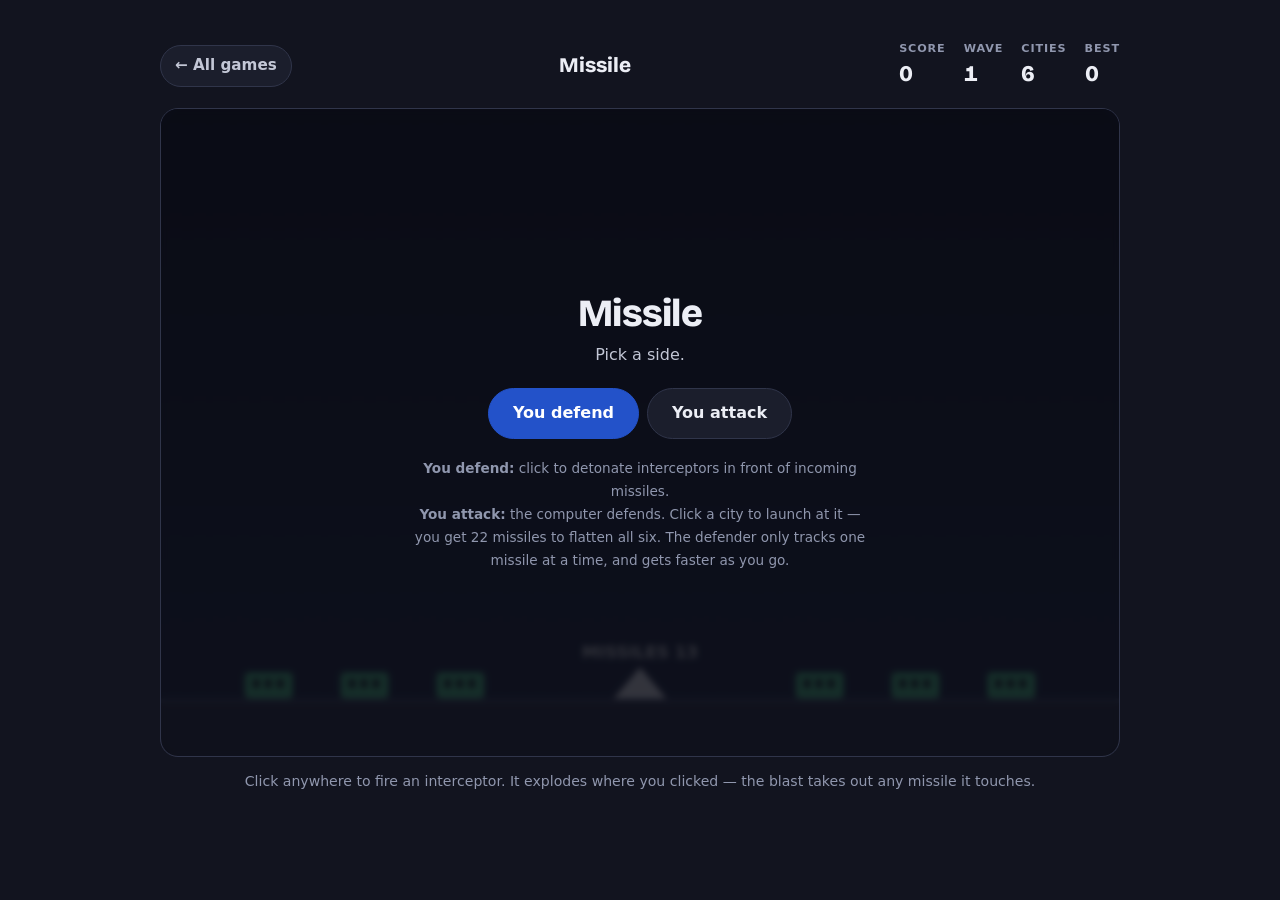
<file: games/missile.html>
<!doctype html>
<html lang="en">
<head>
<meta charset="utf-8">
<meta name="viewport" content="width=device-width, initial-scale=1">
<title>Missile — EverCharge Arcade</title>
<link rel="preconnect" href="https://fonts.googleapis.com">
<link rel="preconnect" href="https://fonts.gstatic.com" crossorigin>
<link rel="stylesheet" href="https://fonts.googleapis.com/css2?family=Bricolage+Grotesque:opsz,wght@12..96,700;12..96,800&display=swap">
<link rel="stylesheet" href="../style.css">
</head>
<body>
<main class="wrap">
  <div class="bar">
    <a class="back" href="../index.html">← All games</a>
    <div class="title">Missile <span id="modeTag" class="tag-inline"></span></div>
    <div class="stats">
      <div class="stat"><small id="scoreLabel">Score</small><b id="score">0</b></div>
      <div class="stat" id="waveWrap"><small>Wave</small><b id="wave">1</b></div>
      <div class="stat"><small>Cities</small><b id="cities">6</b></div>
      <div class="stat" id="skillWrap" hidden><small>Defender</small><b id="skill">1</b></div>
      <div class="stat"><small id="bestLabel">Best</small><b id="best">0</b></div>
    </div>
  </div>

  <div class="stage">
    <canvas id="c"></canvas>
    <div class="overlay" id="ov"></div>
  </div>
  <p class="hint" id="hint">Click anywhere to fire an interceptor. It explodes where you clicked — the blast takes out any missile it touches.</p>
</main>

<script src="../arcade.js"></script>
<script>
(function () {
  "use strict";
  var A = window.Arcade;
  var W = 800, H = 540;
  var GROUND = H - 48;
  var canvas = document.getElementById("c");
  var ctx = A.fit(canvas, W, H);
  var ov = A.overlay(document.getElementById("ov"));
  var el = {
    score: document.getElementById("score"), wave: document.getElementById("wave"),
    cities: document.getElementById("cities"), best: document.getElementById("best"),
    scoreLabel: document.getElementById("scoreLabel"), bestLabel: document.getElementById("bestLabel"),
    waveWrap: document.getElementById("waveWrap"), skill: document.getElementById("skill"),
    skillWrap: document.getElementById("skillWrap"), modeTag: document.getElementById("modeTag"),
    hint: document.getElementById("hint")
  };

  var BASE = { x: W / 2, y: GROUND };
  var FRIENDLY_SPEED = 460;
  var ATTACK_BUDGET = 22;      // how many missiles you get in flipped mode
  var ATTACK_COOLDOWN = 0.5;

  var mode = "play";
  var cities, enemies, friendly, blasts, score, wave, running, ammo, spawnLeft, spawnTimer, betweenWaves;
  var sent, attackCool, aiCool;

  function newGame() {
    score = 0; wave = 1;
    sent = 0; attackCool = 0; aiCool = 0;
    cities = [];
    [90, 170, 250, 550, 630, 710].forEach(function (x) { cities.push({ x: x, alive: true }); });
    startWave();
    syncLabels();
    sync();
  }

  function startWave() {
    enemies = []; friendly = []; blasts = [];
    ammo = 12 + Math.min(wave, 6);
    spawnLeft = mode === "flip" ? 0 : 5 + wave * 2;
    spawnTimer = 0.6;
    betweenWaves = false;
  }

  function syncLabels() {
    var flip = mode === "flip";
    el.modeTag.textContent = flip ? "· you attack, the computer defends" : "";
    el.scoreLabel.textContent = flip ? "Missiles fired" : "Score";
    el.bestLabel.textContent = flip ? "Best (fewest)" : "Best";
    el.waveWrap.hidden = flip;
    el.skillWrap.hidden = !flip;
    el.hint.textContent = flip
      ? "Click a city to send a missile at it. The computer intercepts — flatten all six before you run out."
      : "Click anywhere to fire an interceptor. It explodes where you clicked — the blast takes out any missile it touches.";
  }

  function sync() {
    el.score.textContent = mode === "flip" ? (ATTACK_BUDGET - sent) : score;
    el.scoreLabel.textContent = mode === "flip" ? "Missiles left" : "Score";
    el.wave.textContent = wave;
    el.cities.textContent = cities.filter(function (c) { return c.alive; }).length;
    el.skill.textContent = skillTier() + 1;
    el.best.textContent = A.best(mode === "flip" ? "missile-flip" : "missile");
  }

  // ------------------------------------------------------- the defender AI
  function skillTier() {
    if (sent < 6) return 0;
    if (sent < 13) return 1;
    return 2;
  }
  function aiReact() { return [0.42, 0.26, 0.15][skillTier()]; }   // seconds between launches
  function aiAimErr() { return [46, 24, 10][skillTier()]; }        // px of aim scatter
  function aiLead()   { return [0.55, 0.8, 1.0][skillTier()]; }    // how well it leads the target

  function aiDefend(dt) {
    aiCool -= dt;
    if (aiCool > 0) return;

    // the missile closest to landing that nothing is already flying at
    var target = null, lowest = -1;
    for (var i = 0; i < enemies.length; i++) {
      var e = enemies[i];
      if (e.covered) continue;
      if (e.y > lowest) { lowest = e.y; target = e; }
    }
    if (!target) return;
    aiCool = aiReact();

    // where will it be when an interceptor could get there?
    var px = target.x, py = target.y;
    for (var k = 0; k < 3; k++) {
      var t = A.dist(BASE.x, BASE.y, px, py) / FRIENDLY_SPEED;
      px = target.x + target.vx * t * aiLead();
      py = target.y + target.vy * t * aiLead();
    }
    px += A.rnd(-aiAimErr(), aiAimErr());
    py += A.rnd(-aiAimErr(), aiAimErr());
    py = A.clamp(py, 40, GROUND - 20);

    target.covered = true;
    launchInterceptor(px, py);
  }

  function launchInterceptor(mx, my) {
    var dx = mx - BASE.x, dy = my - BASE.y;
    var len = Math.hypot(dx, dy) || 1;
    friendly.push({
      x: BASE.x, y: BASE.y, sx: BASE.x, sy: BASE.y, tx: mx, ty: my,
      vx: dx / len * FRIENDLY_SPEED, vy: dy / len * FRIENDLY_SPEED
    });
  }

  // ------------------------------------------------------------- attacking
  function spawnEnemy(tx) {
    var live = cities.filter(function (c) { return c.alive; });
    if (tx === undefined) {
      var targets = live.length ? live.map(function (c) { return c.x; }) : [BASE.x];
      tx = targets[A.rndInt(0, targets.length - 1)] + A.rnd(-18, 18);
    }
    var sx = mode === "flip" ? A.clamp(tx + A.rnd(-160, 160), 20, W - 20) : A.rnd(20, W - 20);
    var sp = mode === "flip" ? 96 + Math.min(sent * 2, 30) : Math.min(44 + wave * 7, 120);
    var dx = tx - sx, dy = GROUND;
    var len = Math.hypot(dx, dy);
    enemies.push({ x: sx, y: 0, sx: sx, sy: 0, tx: tx, vx: dx / len * sp, vy: dy / len * sp, covered: false });
  }

  function playerAttack(mx) {
    if (!running || sent >= ATTACK_BUDGET || attackCool > 0) return;
    attackCool = ATTACK_COOLDOWN;
    sent++;
    spawnEnemy(A.clamp(mx, 20, W - 20));
    sync();
  }

  function fireAt(mx, my) {
    if (!running || betweenWaves || ammo <= 0) return;
    if (my > GROUND - 6) my = GROUND - 6;
    ammo--;
    launchInterceptor(mx, my);
  }

  function boom(x, y, big) {
    blasts.push({ x: x, y: y, r: 0, max: big ? 58 : 34, grow: 150, state: 1 });
  }

  function update(dt) {
    var i, j;
    attackCool -= dt;

    if (mode === "flip") {
      aiDefend(dt);
    } else if (!betweenWaves) {
      spawnTimer -= dt;
      if (spawnTimer <= 0 && spawnLeft > 0) {
        spawnEnemy(); spawnLeft--;
        spawnTimer = Math.max(0.35, 1.5 - wave * 0.07);
      }
    }

    for (i = friendly.length - 1; i >= 0; i--) {
      var f = friendly[i];
      f.x += f.vx * dt; f.y += f.vy * dt;
      if (A.dist(f.x, f.y, f.sx, f.sy) >= A.dist(f.tx, f.ty, f.sx, f.sy)) {
        boom(f.tx, f.ty, true);
        friendly.splice(i, 1);
      }
    }

    for (i = enemies.length - 1; i >= 0; i--) {
      var e = enemies[i];
      e.x += e.vx * dt; e.y += e.vy * dt;
      if (e.y >= GROUND) {
        boom(e.x, GROUND, false);
        enemies.splice(i, 1);
        var best = null, bd = 1e9;
        cities.forEach(function (c) {
          if (!c.alive) return;
          var d = Math.abs(c.x - e.x);
          if (d < bd) { bd = d; best = c; }
        });
        if (best && bd < 44) {
          best.alive = false;
          sync();
          if (mode === "flip" && cities.every(function (c) { return !c.alive; })) return attackerWins();
        }
        continue;
      }
      for (j = 0; j < blasts.length; j++) {
        var bl = blasts[j];
        if (A.dist(e.x, e.y, bl.x, bl.y) < bl.r) {
          boom(e.x, e.y, false);
          enemies.splice(i, 1);
          if (mode === "play") { score += 25 * wave; sync(); }
          break;
        }
      }
    }

    for (i = blasts.length - 1; i >= 0; i--) {
      var b = blasts[i];
      if (b.state === 1) { b.r += b.grow * dt; if (b.r >= b.max) b.state = -1; }
      else { b.r -= b.grow * 0.8 * dt; if (b.r <= 0) blasts.splice(i, 1); }
    }

    if (mode === "flip") {
      if (sent >= ATTACK_BUDGET && enemies.length === 0 && friendly.length === 0 && blasts.length === 0) {
        if (cities.some(function (c) { return c.alive; })) return defenderWins();
      }
      return;
    }

    if (!betweenWaves && spawnLeft === 0 && enemies.length === 0 && friendly.length === 0 && blasts.length === 0) {
      betweenWaves = true;
      var alive = cities.filter(function (c) { return c.alive; }).length;
      if (alive === 0) return gameOver();
      score += alive * 50 + ammo * 10;
      sync();
      running = false;
      ov.show("<h2>Wave " + wave + " cleared</h2><p>+" + (alive * 50) + " for surviving cities, +" +
        (ammo * 10) + " for unused missiles.</p>" +
        '<button class="btn go" data-act="next">Next wave</button>');
    }
  }

  function gameOver() {
    running = false;
    var b = A.best("missile", score);
    el.best.textContent = b;
    ov.show("<h2>All cities lost</h2><p>Final score <b>" + score + "</b>" +
      (score >= b && score > 0 ? " — a new best!" : "") + "</p>" +
      '<button class="btn go" data-act="start-play">Play again</button>' +
      '<button class="btn" data-act="start-flip">Attack instead</button>');
  }

  function attackerWins() {
    running = false;
    var prev = 0;
    try { prev = parseInt(localStorage.getItem("evercharge:missile-flip-raw") || "0", 10) || 0; } catch (e) {}
    var fewest = prev === 0 ? sent : Math.min(prev, sent);
    try { localStorage.setItem("evercharge:missile-flip-raw", String(fewest)); } catch (e) {}
    el.best.textContent = fewest;
    ov.show("<h2>All six flattened</h2><p>You got through with <b>" + sent + "</b> missile" +
      (sent === 1 ? "" : "s") + ", against a defender at skill " + (skillTier() + 1) + " of 3.</p>" +
      '<button class="btn go" data-act="start-flip">Go again</button>' +
      '<button class="btn" data-act="start-play">Defend instead</button>');
  }

  function defenderWins() {
    running = false;
    var left = cities.filter(function (c) { return c.alive; }).length;
    ov.show("<h2>The defender held</h2><p>You ran out of missiles with <b>" + left +
      "</b> cit" + (left === 1 ? "y" : "ies") + " still standing. Send them in quick succession — " +
      "it can only track one at a time.</p>" +
      '<button class="btn go" data-act="start-flip">Go again</button>' +
      '<button class="btn" data-act="start-play">Defend instead</button>');
  }

  function draw() {
    var sky = ctx.createLinearGradient(0, 0, 0, GROUND);
    sky.addColorStop(0, "#0E1120"); sky.addColorStop(1, "#1E2742");
    ctx.fillStyle = sky; ctx.fillRect(0, 0, W, H);

    ctx.strokeStyle = "rgba(255,138,125,.55)";
    ctx.lineWidth = 1.6;
    enemies.forEach(function (e) {
      ctx.beginPath(); ctx.moveTo(e.sx, e.sy); ctx.lineTo(e.x, e.y); ctx.stroke();
      ctx.fillStyle = "#FF8A7D";
      ctx.beginPath(); ctx.arc(e.x, e.y, 3, 0, Math.PI * 2); ctx.fill();
    });

    ctx.strokeStyle = "rgba(91,200,232,.75)";
    friendly.forEach(function (f) {
      ctx.beginPath(); ctx.moveTo(f.sx, f.sy); ctx.lineTo(f.x, f.y); ctx.stroke();
      ctx.fillStyle = "#5BC8E8";
      ctx.beginPath(); ctx.arc(f.x, f.y, 3, 0, Math.PI * 2); ctx.fill();
    });

    blasts.forEach(function (b) {
      var g = ctx.createRadialGradient(b.x, b.y, 0, b.x, b.y, Math.max(b.r, 1));
      g.addColorStop(0, "rgba(255,255,255,.95)");
      g.addColorStop(0.55, "rgba(245,161,91,.8)");
      g.addColorStop(1, "rgba(255,107,107,0)");
      ctx.fillStyle = g;
      ctx.beginPath(); ctx.arc(b.x, b.y, Math.max(b.r, 0), 0, Math.PI * 2); ctx.fill();
    });

    ctx.fillStyle = "#2B2F42"; ctx.fillRect(0, GROUND, W, H - GROUND);
    ctx.fillStyle = "#3C4360"; ctx.fillRect(0, GROUND, W, 4);

    cities.forEach(function (c) {
      if (c.alive) {
        ctx.fillStyle = "#4CC98A";
        A.rrect(ctx, c.x - 20, GROUND - 22, 40, 22, 4); ctx.fill();
        ctx.fillStyle = "#12141F";
        for (var i = 0; i < 3; i++) ctx.fillRect(c.x - 13 + i * 10, GROUND - 16, 5, 7);
      } else {
        ctx.fillStyle = "#3C4360";
        A.rrect(ctx, c.x - 18, GROUND - 7, 36, 7, 3); ctx.fill();
      }
    });

    ctx.fillStyle = "#ECEEF5";
    ctx.beginPath();
    ctx.moveTo(BASE.x - 22, GROUND); ctx.lineTo(BASE.x, GROUND - 26); ctx.lineTo(BASE.x + 22, GROUND);
    ctx.closePath(); ctx.fill();

    ctx.font = "700 14px ui-sans-serif, system-ui, sans-serif";
    ctx.textAlign = "center";
    if (mode === "play") {
      ctx.fillStyle = ammo > 3 ? "rgba(255,255,255,.85)" : "#FF8A7D";
      ctx.fillText("MISSILES " + ammo, BASE.x, GROUND - 34);
    } else {
      ctx.fillStyle = "rgba(255,255,255,.75)";
      ctx.fillText("DEFENDER", BASE.x, GROUND - 34);
      ctx.fillStyle = attackCool > 0 ? "rgba(255,255,255,.25)" : "rgba(255,255,255,.65)";
      ctx.fillText(attackCool > 0 ? "reloading…" : "click a city to strike it", W / 2, 24);
    }
  }

  canvas.addEventListener("pointerdown", function (e) {
    e.preventDefault();
    var r = canvas.getBoundingClientRect();
    var cx = (e.clientX - r.left) * (W / r.width);
    var cy = (e.clientY - r.top) * (H / r.height);
    if (mode === "flip") playerAttack(cx); else fireAt(cx, cy);
  });

  function menu() {
    running = false;
    ov.show("<h2>Missile</h2><p>Pick a side.</p>" +
      '<button class="btn go" data-act="start-play">You defend</button>' +
      '<button class="btn" data-act="start-flip">You attack</button>' +
      '<div class="keys"><b>You defend:</b> click to detonate interceptors in front of incoming missiles.<br>' +
      '<b>You attack:</b> the computer defends. Click a city to launch at it — you get ' + ATTACK_BUDGET +
      ' missiles to flatten all six. The defender only tracks one missile at a time, and gets faster as you go.</div>');
  }

  ov.onClick("[data-act]", function (b) {
    var act = b.getAttribute("data-act");
    if (act === "next") { wave++; startWave(); sync(); running = true; ov.hide(); return; }
    mode = act === "start-flip" ? "flip" : "play";
    newGame();
    running = true;
    ov.hide();
  });

  window.__mis = function () { return { mode: mode, cities: cities, enemies: enemies, friendly: friendly, sent: sent, ammo: ammo }; };

  mode = "play";
  newGame();
  menu();

  A.loop(function (dt) {
    if (running) update(dt);
    draw();
  });
})();
</script>
</body>
</html>
</file>
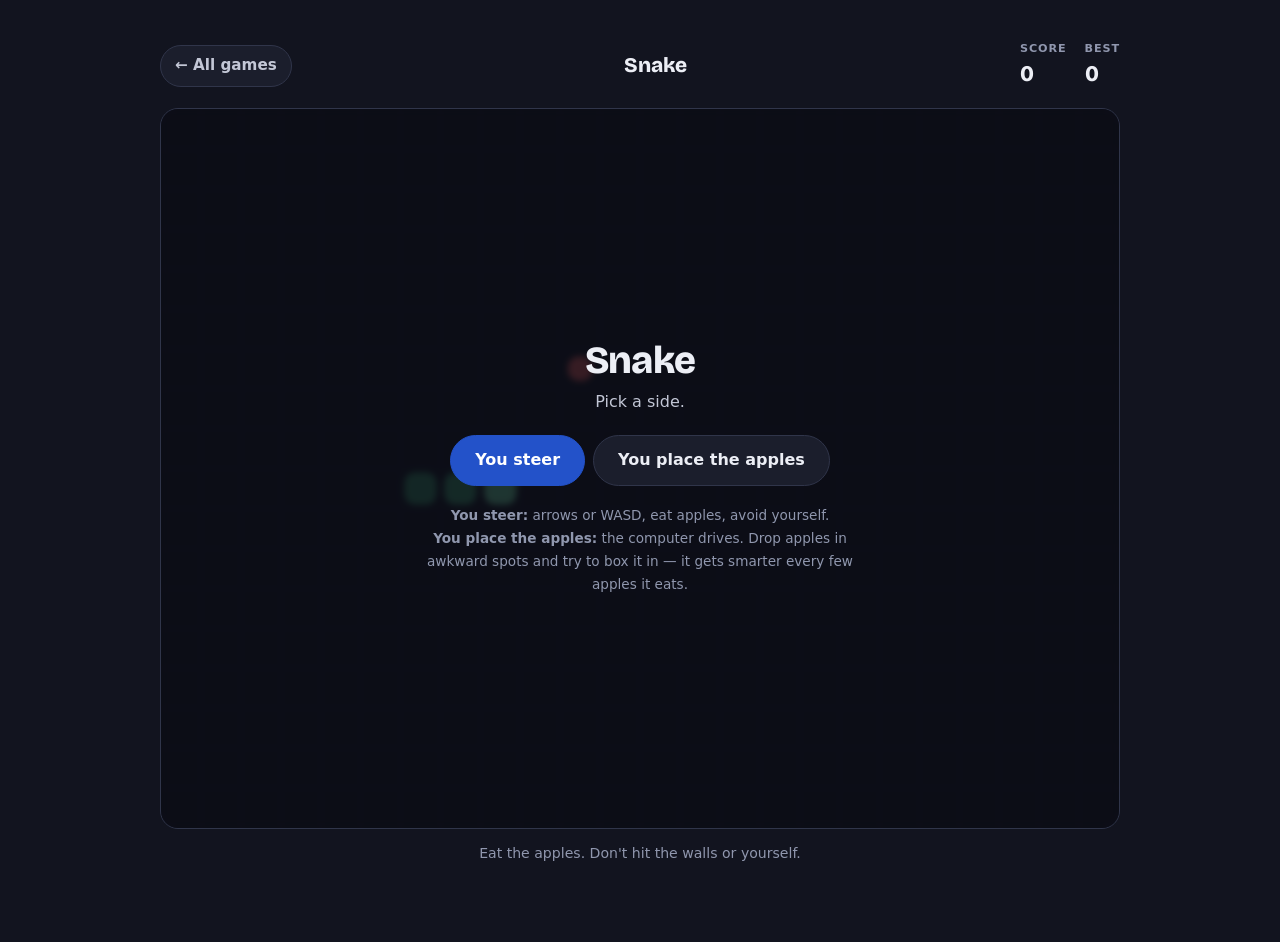
<file: games/snake.html>
<!doctype html>
<html lang="en">
<head>
<meta charset="utf-8">
<meta name="viewport" content="width=device-width, initial-scale=1">
<title>Snake — EverCharge Arcade</title>
<link rel="preconnect" href="https://fonts.googleapis.com">
<link rel="preconnect" href="https://fonts.gstatic.com" crossorigin>
<link rel="stylesheet" href="https://fonts.googleapis.com/css2?family=Bricolage+Grotesque:opsz,wght@12..96,700;12..96,800&display=swap">
<link rel="stylesheet" href="../style.css">
</head>
<body>
<main class="wrap">
  <div class="bar">
    <a class="back" href="../index.html">← All games</a>
    <div class="title">Snake <span id="modeTag" class="tag-inline"></span></div>
    <div class="stats">
      <div class="stat"><small id="scoreLabel">Score</small><b id="score">0</b></div>
      <div class="stat"><small id="bestLabel">Best</small><b id="best">0</b></div>
      <div class="stat" id="skillWrap" hidden><small>Snake skill</small><b id="skill">1</b></div>
    </div>
  </div>

  <div class="stage">
    <canvas id="c"></canvas>
    <div class="overlay" id="ov"></div>
  </div>

  <div class="touch" id="touch">
    <button data-key="ArrowLeft">←</button>
    <button data-key="ArrowUp">↑</button>
    <button data-key="ArrowDown">↓</button>
    <button data-key="ArrowRight">→</button>
  </div>
  <p class="hint" id="hint">Eat the apples. Don't hit the walls or yourself.</p>
</main>

<script src="../arcade.js"></script>
<script>
(function () {
  "use strict";
  var A = window.Arcade;
  var COLS = 24, ROWS = 18, CELL = 26;
  var canvas = document.getElementById("c");
  var ctx = A.fit(canvas, COLS * CELL, ROWS * CELL);
  var k = A.keys();
  var ov = A.overlay(document.getElementById("ov"));
  var el = {
    score: document.getElementById("score"), best: document.getElementById("best"),
    scoreLabel: document.getElementById("scoreLabel"), bestLabel: document.getElementById("bestLabel"),
    skill: document.getElementById("skill"), skillWrap: document.getElementById("skillWrap"),
    modeTag: document.getElementById("modeTag"), hint: document.getElementById("hint"),
    touch: document.getElementById("touch")
  };
  A.touchKeys(el.touch, k);

  var mode = "play";          // "play" = you steer · "flip" = you place apples, computer steers
  var SURVIVE_TO_WIN = 25;    // in flipped mode, the snake wins if it eats this many
  var snake, dir, nextDir, apple, score, alive, stepTime, acc, started, hover, eaten;

  // ---------------------------------------------------------------- helpers
  function key(x, y) { return y * COLS + x; }
  function onSnake(x, y, skipTail) {
    var n = snake.length - (skipTail ? 1 : 0);
    for (var i = 0; i < n; i++) if (snake[i].x === x && snake[i].y === y) return true;
    return false;
  }
  function inBounds(x, y) { return x >= 0 && y >= 0 && x < COLS && y < ROWS; }
  var DIRS = [{ x: 1, y: 0 }, { x: -1, y: 0 }, { x: 0, y: 1 }, { x: 0, y: -1 }];

  // ------------------------------------------------- the computer's snake AI
  // Skill climbs as it eats, so early on it is easy to trap and later it is not.
  function skillTier() {
    if (eaten < 3) return 0;      // greedy, only dodges instant death
    if (eaten < 7) return 1;      // shortest path to the apple
    return 2;                     // shortest path, but never into a dead end
  }

  // Breadth-first search over free cells. Returns a map of cell -> previous cell.
  function bfs(startX, startY, body) {
    var blocked = Object.create(null);
    for (var i = 0; i < body.length; i++) blocked[key(body[i].x, body[i].y)] = true;
    var prev = Object.create(null);
    var seen = Object.create(null);
    var q = [{ x: startX, y: startY }];
    seen[key(startX, startY)] = true;
    while (q.length) {
      var cur = q.shift();
      for (var d = 0; d < 4; d++) {
        var nx = cur.x + DIRS[d].x, ny = cur.y + DIRS[d].y, kk = key(nx, ny);
        if (!inBounds(nx, ny) || seen[kk] || blocked[kk]) continue;
        seen[kk] = true;
        prev[kk] = cur;
        q.push({ x: nx, y: ny });
      }
    }
    return { prev: prev, seen: seen };
  }

  // How many cells can the snake still reach from here? Used to avoid dead ends.
  function reachable(fromX, fromY, body) {
    var r = bfs(fromX, fromY, body);
    return Object.keys(r.seen).length;
  }

  // Simulate the body after moving to (nx, ny), so lookahead uses real state.
  function bodyAfterMove(nx, ny, grows) {
    var b = snake.map(function (s) { return { x: s.x, y: s.y }; });
    b.unshift({ x: nx, y: ny });
    if (!grows) b.pop();
    return b;
  }

  function aiChooseDir() {
    if (!apple) return null;
    var head = snake[0];
    var tier = skillTier();

    // every move that is not instantly fatal
    var legal = DIRS.filter(function (d) {
      var nx = head.x + d.x, ny = head.y + d.y;
      if (!inBounds(nx, ny)) return false;
      if (d.x === -dir.x && d.y === -dir.y && snake.length > 1) return false;
      return !onSnake(nx, ny, true);     // the tail cell frees up as it moves
    });
    if (!legal.length) return null;

    if (tier === 0) {
      // plain greedy: close the gap, no planning at all
      legal.sort(function (a, b) {
        var da = Math.abs(head.x + a.x - apple.x) + Math.abs(head.y + a.y - apple.y);
        var db = Math.abs(head.x + b.x - apple.x) + Math.abs(head.y + b.y - apple.y);
        return da - db;
      });
      return legal[0];
    }

    // tiers 1 and 2: shortest path to the apple
    var body = snake.slice(0, snake.length - 1);     // tail will have moved
    var r = bfs(apple.x, apple.y, body);
    var best = null, bestLen = Infinity;
    for (var i = 0; i < legal.length; i++) {
      var d = legal[i], nx = head.x + d.x, ny = head.y + d.y;
      if (nx === apple.x && ny === apple.y) { best = d; bestLen = 0; break; }
      if (!r.seen[key(nx, ny)]) continue;            // apple unreachable from there
      // walk back along the search tree to measure the path
      var steps = 0, cur = { x: nx, y: ny };
      while (cur && !(cur.x === apple.x && cur.y === apple.y) && steps < COLS * ROWS) {
        cur = r.prev[key(cur.x, cur.y)];
        steps++;
      }
      if (steps < bestLen) { bestLen = steps; best = d; }
    }

    if (tier === 2) {
      // refuse moves that shut it into a pocket smaller than its own body
      var safe = [];
      for (var j = 0; j < legal.length; j++) {
        var dd = legal[j], mx = head.x + dd.x, my = head.y + dd.y;
        var grows = (mx === apple.x && my === apple.y);
        var after = bodyAfterMove(mx, my, grows);
        var room = reachable(mx, my, after.slice(1));
        if (room >= after.length) safe.push({ d: dd, room: room });
      }
      if (safe.length) {
        // prefer the shortest-path move when it is also safe
        for (var s = 0; s < safe.length; s++) {
          if (best && safe[s].d.x === best.x && safe[s].d.y === best.y) return best;
        }
        safe.sort(function (a, b) { return b.room - a.room; });
        return safe[0].d;
      }
      // nothing safe — take whichever move leaves the most room
      var fallback = legal.map(function (dd) {
        var mx = head.x + dd.x, my = head.y + dd.y;
        var after = bodyAfterMove(mx, my, false);
        return { d: dd, room: reachable(mx, my, after.slice(1)) };
      }).sort(function (a, b) { return b.room - a.room; });
      return fallback[0].d;
    }

    return best || legal[0];
  }

  // ------------------------------------------------------------- game state
  function reset() {
    snake = [{ x: 8, y: 9 }, { x: 7, y: 9 }, { x: 6, y: 9 }];
    dir = { x: 1, y: 0 };
    nextDir = { x: 1, y: 0 };
    score = 0; alive = true; acc = 0; eaten = 0;
    stepTime = mode === "play" ? 0.14 : 0.19;   // the computer moves a touch slower so you can read it
    apple = null;
    if (mode === "play") placeApple();
    syncLabels();
    el.score.textContent = "0";
    el.best.textContent = A.best(bestKey());
    el.skill.textContent = "1";
  }

  function bestKey() { return mode === "play" ? "snake" : "snake-flip"; }

  function syncLabels() {
    var flip = mode === "flip";
    el.modeTag.textContent = flip ? "· you place the apples" : "";
    el.scoreLabel.textContent = flip ? "Apples placed" : "Score";
    el.bestLabel.textContent = flip ? "Best (fewest)" : "Best";
    el.skillWrap.hidden = !flip;
    el.touch.style.display = flip ? "none" : "";
    el.hint.textContent = flip
      ? "Click an empty square to drop an apple. The computer must go and get it — trap it in as few apples as you can."
      : "Eat the apples. Don't hit the walls or yourself.";
  }

  function placeApple() {
    var tries = 0;
    do {
      apple = { x: A.rndInt(0, COLS - 1), y: A.rndInt(0, ROWS - 1) };
      tries++;
    } while (tries < 500 && onSnake(apple.x, apple.y, false));
  }

  function readInput() {
    if (k.any("ArrowLeft", "a", "A") && dir.x !== 1) nextDir = { x: -1, y: 0 };
    else if (k.any("ArrowRight", "d", "D") && dir.x !== -1) nextDir = { x: 1, y: 0 };
    else if (k.any("ArrowUp", "w", "W") && dir.y !== 1) nextDir = { x: 0, y: -1 };
    else if (k.any("ArrowDown", "s", "S") && dir.y !== -1) nextDir = { x: 0, y: 1 };
  }

  function step() {
    if (mode === "flip") {
      if (!apple) return;                       // waiting on you to place one
      var choice = aiChooseDir();
      if (!choice) return die();                // boxed in — you win
      nextDir = choice;
    }
    dir = nextDir;
    var head = { x: snake[0].x + dir.x, y: snake[0].y + dir.y };

    if (!inBounds(head.x, head.y)) return die();
    for (var i = 0; i < snake.length - 1; i++) {
      if (snake[i].x === head.x && snake[i].y === head.y) return die();
    }

    snake.unshift(head);
    if (apple && head.x === apple.x && head.y === apple.y) {
      eaten++;
      if (mode === "play") {
        score++;
        el.score.textContent = score;
        placeApple();
        stepTime = Math.max(0.065, 0.14 - score * 0.0035);
      } else {
        apple = null;                           // your move again
        el.skill.textContent = skillTier() + 1;
        stepTime = Math.max(0.10, 0.19 - eaten * 0.006);
        // the snake wins if it survives this many — otherwise a good AI run never ends
        if (eaten >= SURVIVE_TO_WIN) return snakeWins();
      }
    } else {
      snake.pop();
    }
  }

  function snakeWins() {
    alive = false;
    ov.show("<h2>The snake outlasted you</h2><p>It ate all <b>" + SURVIVE_TO_WIN +
      "</b> apples without crashing. Trap it earlier — it is at its dumbest for the first few.</p>" +
      '<button class="btn go" data-act="again">Go again</button>' +
      '<button class="btn" data-act="swap">Drive it yourself</button>');
  }

  function die() {
    alive = false;
    if (mode === "play") {
      var b = A.best("snake", score);
      el.best.textContent = b;
      ov.show("<h2>Game over</h2><p>You scored <b>" + score + "</b>" +
        (score >= b && score > 0 ? " — a new best!" : "") + "</p>" +
        '<button class="btn go" data-act="again">Play again</button>' +
        '<button class="btn" data-act="swap">Try the other side</button>');
    } else {
      // fewer apples is better, so track the minimum
      var prev = A.best("snake-flip-raw");
      var cur = score;
      var bestFewest = prev === 0 ? cur : Math.min(prev, cur);
      try { localStorage.setItem("evercharge:snake-flip-raw", String(bestFewest)); } catch (e) {}
      el.best.textContent = bestFewest;
      ov.show("<h2>You trapped it</h2><p>The computer crashed after <b>" + score +
        "</b> apple" + (score === 1 ? "" : "s") + ". It was at skill " + (skillTier() + 1) + " of 3.</p>" +
        '<button class="btn go" data-act="again">Go again</button>' +
        '<button class="btn" data-act="swap">Drive it yourself</button>');
    }
  }

  // --------------------------------------------------------------- drawing
  function draw() {
    ctx.fillStyle = "#161926";
    ctx.fillRect(0, 0, ctx.W, ctx.H);

    ctx.strokeStyle = "rgba(255,255,255,.035)";
    ctx.lineWidth = 1;
    for (var x = 1; x < COLS; x++) { ctx.beginPath(); ctx.moveTo(x * CELL, 0); ctx.lineTo(x * CELL, ctx.H); ctx.stroke(); }
    for (var y = 1; y < ROWS; y++) { ctx.beginPath(); ctx.moveTo(0, y * CELL); ctx.lineTo(ctx.W, y * CELL); ctx.stroke(); }

    // where your apple would land
    if (mode === "flip" && started && alive && !apple && hover && !onSnake(hover.x, hover.y, false)) {
      ctx.fillStyle = "rgba(255,107,107,.35)";
      A.rrect(ctx, hover.x * CELL + 5, hover.y * CELL + 5, CELL - 10, CELL - 10, 7);
      ctx.fill();
    }

    if (apple) {
      ctx.fillStyle = "#FF6B6B";
      A.rrect(ctx, apple.x * CELL + 5, apple.y * CELL + 5, CELL - 10, CELL - 10, 7);
      ctx.fill();
    }

    for (var i = snake.length - 1; i >= 0; i--) {
      var t = 1 - i / (snake.length + 4);
      ctx.fillStyle = i === 0 ? "#7CF0B4" : "rgba(76,201,138," + (0.35 + t * 0.6).toFixed(3) + ")";
      A.rrect(ctx, snake[i].x * CELL + 2.5, snake[i].y * CELL + 2.5, CELL - 5, CELL - 5, 7);
      ctx.fill();
    }

    if (mode === "flip" && started && alive && !apple) {
      ctx.fillStyle = "rgba(255,255,255,.6)";
      ctx.font = "600 15px ui-sans-serif, system-ui, sans-serif";
      ctx.textAlign = "center";
      ctx.fillText("click a square to place the next apple", ctx.W / 2, ctx.H - 16);
    }
  }

  // ----------------------------------------------------------------- input
  canvas.addEventListener("mousemove", function (e) {
    var r = canvas.getBoundingClientRect();
    hover = {
      x: Math.floor((e.clientX - r.left) / r.width * COLS),
      y: Math.floor((e.clientY - r.top) / r.height * ROWS)
    };
  });
  canvas.addEventListener("mouseleave", function () { hover = null; });
  canvas.addEventListener("click", function (e) {
    if (mode !== "flip" || !started || !alive || apple) return;
    var r = canvas.getBoundingClientRect();
    var cx = Math.floor((e.clientX - r.left) / r.width * COLS);
    var cy = Math.floor((e.clientY - r.top) / r.height * ROWS);
    if (!inBounds(cx, cy) || onSnake(cx, cy, false)) return;
    apple = { x: cx, y: cy };
    score++;
    el.score.textContent = score;
  });

  function menu() {
    started = false;
    ov.show("<h2>Snake</h2><p>Pick a side.</p>" +
      '<button class="btn go" data-act="start-play">You steer</button>' +
      '<button class="btn" data-act="start-flip">You place the apples</button>' +
      '<div class="keys"><b>You steer:</b> arrows or WASD, eat apples, avoid yourself.<br>' +
      '<b>You place the apples:</b> the computer drives. Drop apples in awkward spots and try to box it in — ' +
      'it gets smarter every few apples it eats.</div>');
  }

  ov.onClick("[data-act]", function (b) {
    var act = b.getAttribute("data-act");
    if (act === "start-play") mode = "play";
    if (act === "start-flip") mode = "flip";
    if (act === "swap") { mode = mode === "play" ? "flip" : "play"; }
    reset();
    started = true;
    ov.hide();
  });

  syncLabels();
  reset();
  menu();

  A.loop(function (dt) {
    if (started && alive) {
      if (mode === "play") readInput();
      acc += dt;
      while (acc >= stepTime) { acc -= stepTime; if (alive) step(); }
    }
    draw();
  });
})();
</script>
</body>
</html>
</file>
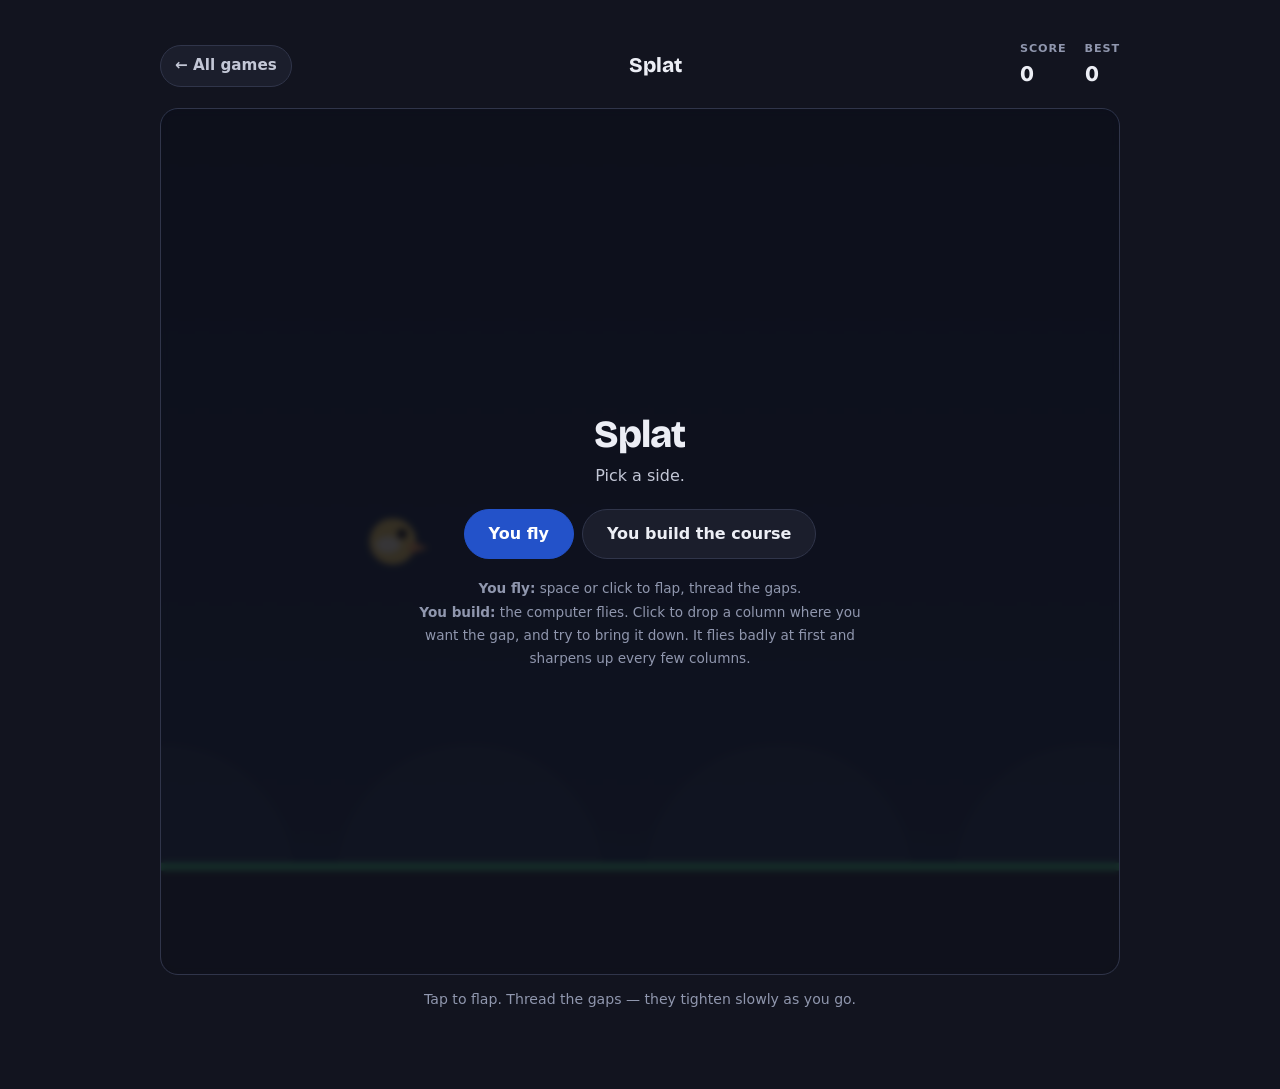
<file: games/splat.html>
<!doctype html>
<html lang="en">
<head>
<meta charset="utf-8">
<meta name="viewport" content="width=device-width, initial-scale=1">
<title>Splat — EverCharge Arcade</title>
<link rel="preconnect" href="https://fonts.googleapis.com">
<link rel="preconnect" href="https://fonts.gstatic.com" crossorigin>
<link rel="stylesheet" href="https://fonts.googleapis.com/css2?family=Bricolage+Grotesque:opsz,wght@12..96,700;12..96,800&display=swap">
<link rel="stylesheet" href="../style.css">
</head>
<body>
<main class="wrap">
  <div class="bar">
    <a class="back" href="../index.html">← All games</a>
    <div class="title">Splat <span id="modeTag" class="tag-inline"></span></div>
    <div class="stats">
      <div class="stat"><small id="scoreLabel">Score</small><b id="score">0</b></div>
      <div class="stat" id="skillWrap" hidden><small>Pilot skill</small><b id="skill">1</b></div>
      <div class="stat"><small id="bestLabel">Best</small><b id="best">0</b></div>
    </div>
  </div>

  <div class="stage">
    <canvas id="c"></canvas>
    <div class="overlay" id="ov"></div>
  </div>

  <div class="touch" id="touch">
    <button class="wide" data-key=" ">Flap</button>
  </div>
  <p class="hint" id="hint">Tap to flap. Thread the gaps — they tighten slowly as you go.</p>
</main>

<script src="../arcade.js"></script>
<script>
(function () {
  "use strict";
  var A = window.Arcade;
  var W = 620, H = 560;
  var canvas = document.getElementById("c");
  var ctx = A.fit(canvas, W, H);
  var k = A.keys();
  var ov = A.overlay(document.getElementById("ov"));
  var el = {
    score: document.getElementById("score"), best: document.getElementById("best"),
    scoreLabel: document.getElementById("scoreLabel"), bestLabel: document.getElementById("bestLabel"),
    skill: document.getElementById("skill"), skillWrap: document.getElementById("skillWrap"),
    modeTag: document.getElementById("modeTag"), hint: document.getElementById("hint"),
    touch: document.getElementById("touch")
  };
  var stage = document.querySelector(".stage");
  A.touchKeys(el.touch, k);

  var GRAV = 1500, FLAP = -420, PIPE_W = 68, GROUND = 72;
  var FLIP_GAP = 175;              // fixed in flipped mode; wide enough for the flap swing
  var MIN_SPACING = 230;           // you cannot stack columns on top of each other
  var SURVIVE_TO_WIN = 20;         // the pilot wins if it clears this many of your columns

  var mode = "play";
  var bird, pipes, score, alive, running, spawn, scroll, bgx, cleared, hoverY, aiCool;

  function reset() {
    bird = { x: 150, y: H / 2, v: 0, rot: 0 };
    pipes = [];
    score = 0; alive = true; spawn = 0; scroll = 170; bgx = 0; cleared = 0; aiCool = 0;
    el.score.textContent = "0";
    el.best.textContent = A.best(bestKey());
    el.skill.textContent = "1";
    syncLabels();
  }

  function bestKey() { return mode === "play" ? "splat" : "splat-flip"; }

  function syncLabels() {
    var flip = mode === "flip";
    el.modeTag.textContent = flip ? "· you build the course" : "";
    el.scoreLabel.textContent = flip ? "Columns placed" : "Score";
    el.bestLabel.textContent = flip ? "Best (fewest)" : "Best";
    el.skillWrap.hidden = !flip;
    el.touch.style.display = flip ? "none" : "";
    el.hint.textContent = flip
      ? "Click to drop a column — the height you click is where the gap goes. Bring the pilot down in as few columns as you can."
      : "Tap to flap. Thread the gaps — they tighten slowly as you go.";
  }

  // --------------------------------------------------------------- the pilot
  // Skill climbs as it clears columns: it starts sloppy and late, and ends
  // tight and early. It flies the same physics you do — same gravity, same
  // flap impulse, same collision test.
  function skillTier() {
    if (cleared < 3) return 0;
    if (cleared < 8) return 1;
    return 2;
  }
  function aiSlack() { return 66; }   // tuned so the flap oscillation centres on the gap, not above it
  function aiNoise() { return [26, 14, 5][skillTier()]; }       // how badly it reads the gap, px
  function aiReact() { return [0.10, 0.06, 0.03][skillTier()]; } // min gap between decisions
  var LOOKAHEAD = 0.08;        // seconds. Short on purpose — see below.

  function aiThink(dt) {
    aiCool -= dt;
    if (aiCool > 0) return;
    aiCool = aiReact();

    // the next column the bird has not yet passed
    var next = null;
    for (var i = 0; i < pipes.length; i++) {
      if (pipes[i].x + PIPE_W >= bird.x - 4) { next = pipes[i]; break; }
    }

    // Aim at the middle of the gap, with a misread fixed per column so the
    // bird commits to a line instead of jittering on fresh noise every tick.
    var targetY;
    if (next) {
      if (next.aim === undefined) next.aim = A.rnd(-aiNoise(), aiNoise());
      targetY = next.top + next.gap * 0.5 + next.aim;
    } else {
      targetY = (H - GROUND) * 0.5;
    }

    // Predict only a fraction of a second ahead. Predicting all the way to the
    // column makes it "always about to be too low", so it flaps nonstop and
    // pins itself to the ceiling — which is exactly what it used to do.
    var predicted = bird.y + bird.v * LOOKAHEAD + 0.5 * GRAV * LOOKAHEAD * LOOKAHEAD;
    if (predicted > targetY + aiSlack()) bird.v = FLAP;
  }

  // -------------------------------------------------------------- the course
  function gapFor(s) { return Math.max(132, 196 - s * 2.2); }

  function addPipe() {
    var gap = gapFor(score);
    var margin = 60;
    var top = A.rnd(margin, H - GROUND - margin - gap);
    pipes.push({ x: W + PIPE_W, top: top, gap: gap, passed: false });
  }

  function placeColumn(clickY) {
    if (mode !== "flip" || !running || !alive) return;
    // keep a minimum spacing so you cannot build a wall it could never fly
    for (var i = 0; i < pipes.length; i++) {
      if (pipes[i].x > W - MIN_SPACING) return;
    }
    var gap = FLIP_GAP;
    var top = A.clamp(clickY - gap / 2, 34, H - GROUND - 34 - gap);
    pipes.push({ x: W + PIPE_W, top: top, gap: gap, passed: false });
    score++;
    el.score.textContent = score;
  }

  function flap() { if (running && alive && mode === "play") bird.v = FLAP; }

  function die() {
    alive = false;
    if (mode === "play") {
      var b = A.best("splat", score);
      el.best.textContent = b;
      ov.show("<h2>Down you go</h2><p>You passed <b>" + score + "</b> column" + (score === 1 ? "" : "s") +
        (score >= b && score > 0 ? " — a new best!" : "") + "</p>" +
        '<button class="btn go" data-act="start-play">Try again</button>' +
        '<button class="btn" data-act="start-flip">Build the course instead</button>');
    } else {
      var prev = 0;
      try { prev = parseInt(localStorage.getItem("evercharge:splat-flip-raw") || "0", 10) || 0; } catch (e) {}
      var fewest = prev === 0 ? score : Math.min(prev, score);
      try { localStorage.setItem("evercharge:splat-flip-raw", String(fewest)); } catch (e) {}
      el.best.textContent = fewest;
      ov.show("<h2>You brought it down</h2><p>It crashed on column <b>" + score +
        "</b>, flying at skill " + (skillTier() + 1) + " of 3.</p>" +
        '<button class="btn go" data-act="start-flip">Go again</button>' +
        '<button class="btn" data-act="start-play">Fly it yourself</button>');
    }
  }

  function pilotWins() {
    alive = false;
    ov.show("<h2>The pilot made it</h2><p>It cleared all <b>" + SURVIVE_TO_WIN +
      "</b> of your columns. Catch it early — it flies badly for the first few.</p>" +
      '<button class="btn go" data-act="start-flip">Go again</button>' +
      '<button class="btn" data-act="start-play">Fly it yourself</button>');
  }

  function update(dt) {
    if (!alive) return;

    if (mode === "play") {
      if (k.tapped(" ") || k.tapped("ArrowUp") || k.tapped("w") || k.tapped("W")) flap();
      scroll = 170 + Math.min(score * 2.4, 70);
      spawn -= dt;
      if (spawn <= 0) { addPipe(); spawn = Math.max(1.12, 1.6 - score * 0.012); }
    } else {
      aiThink(dt);
      scroll = 165;                    // constant, so your placements are predictable
    }

    bird.v += GRAV * dt;
    bird.y += bird.v * dt;
    bird.rot = A.clamp(bird.v / 700, -0.5, 1.2);
    bgx -= scroll * dt * 0.35;

    for (var i = pipes.length - 1; i >= 0; i--) {
      var p = pipes[i];
      p.x -= scroll * dt;
      if (!p.passed && p.x + PIPE_W < bird.x) {
        p.passed = true;
        if (mode === "play") { score++; el.score.textContent = score; }
        else {
          cleared++;
          el.skill.textContent = skillTier() + 1;
          if (cleared >= SURVIVE_TO_WIN) return pilotWins();
        }
      }
      if (p.x + PIPE_W < -10) pipes.splice(i, 1);
    }

    var r = 15;
    if (bird.y + r > H - GROUND) { bird.y = H - GROUND - r; return die(); }
    if (bird.y - r < 0) { bird.y = r; bird.v = 0; }

    for (var j = 0; j < pipes.length; j++) {
      var q = pipes[j];
      if (bird.x + r < q.x || bird.x - r > q.x + PIPE_W) continue;
      if (bird.y - r < q.top || bird.y + r > q.top + q.gap) return die();
    }
  }

  function drawPipe(p) {
    var g = ctx.createLinearGradient(p.x, 0, p.x + PIPE_W, 0);
    g.addColorStop(0, "#3FA76F"); g.addColorStop(0.5, "#4CC98A"); g.addColorStop(1, "#2F8558");
    ctx.fillStyle = g;
    A.rrect(ctx, p.x, 0, PIPE_W, p.top, 7); ctx.fill();
    A.rrect(ctx, p.x - 6, p.top - 20, PIPE_W + 12, 20, 6); ctx.fill();
    var by = p.top + p.gap;
    A.rrect(ctx, p.x, by, PIPE_W, H - GROUND - by, 7); ctx.fill();
    A.rrect(ctx, p.x - 6, by, PIPE_W + 12, 20, 6); ctx.fill();
  }

  function canPlace() {
    for (var i = 0; i < pipes.length; i++) if (pipes[i].x > W - MIN_SPACING) return false;
    return true;
  }

  function draw() {
    var sky = ctx.createLinearGradient(0, 0, 0, H);
    sky.addColorStop(0, "#1C2740"); sky.addColorStop(1, "#2A3A5C");
    ctx.fillStyle = sky; ctx.fillRect(0, 0, W, H);

    ctx.fillStyle = "rgba(255,255,255,.045)";
    for (var i = -1; i < 5; i++) {
      var hx = ((bgx % 200) + 200) % 200 + i * 200;
      ctx.beginPath(); ctx.arc(hx, H - GROUND + 10, 86, Math.PI, 0); ctx.fill();
    }

    // ghost of the column you are about to drop
    if (mode === "flip" && running && alive && hoverY != null && canPlace()) {
      var top = A.clamp(hoverY - FLIP_GAP / 2, 34, H - GROUND - 34 - FLIP_GAP);
      ctx.fillStyle = "rgba(76,201,138,.22)";
      ctx.fillRect(W - 54, 0, 46, top);
      ctx.fillRect(W - 54, top + FLIP_GAP, 46, H - GROUND - top - FLIP_GAP);
    }

    pipes.forEach(drawPipe);

    ctx.fillStyle = "#2B2F42"; ctx.fillRect(0, H - GROUND, W, GROUND);
    ctx.fillStyle = "#4CC98A"; ctx.fillRect(0, H - GROUND, W, 5);

    ctx.save();
    ctx.translate(bird.x, bird.y);
    ctx.rotate(bird.rot);
    ctx.fillStyle = mode === "flip" ? "#9B8CF0" : "#F2D06B";
    ctx.beginPath(); ctx.arc(0, 0, 15, 0, Math.PI * 2); ctx.fill();
    ctx.fillStyle = "#F5A15B";
    ctx.beginPath(); ctx.moveTo(11, 0); ctx.lineTo(23, 4); ctx.lineTo(11, 8); ctx.closePath(); ctx.fill();
    ctx.fillStyle = "#12141F";
    ctx.beginPath(); ctx.arc(6, -5, 3.2, 0, Math.PI * 2); ctx.fill();
    ctx.fillStyle = "rgba(255,255,255,.75)";
    ctx.beginPath(); ctx.ellipse(-3, 2, 8, 5.5, bird.v / 2200, 0, Math.PI * 2); ctx.fill();
    ctx.restore();

    if (running && alive) {
      ctx.fillStyle = "rgba(255,255,255,.9)";
      ctx.font = "800 42px 'Bricolage Grotesque', ui-sans-serif, sans-serif";
      ctx.textAlign = "center";
      ctx.fillText(mode === "play" ? score : cleared + "/" + SURVIVE_TO_WIN, W / 2, 58);
      if (mode === "flip") {
        ctx.font = "600 14px ui-sans-serif, system-ui, sans-serif";
        ctx.fillStyle = canPlace() ? "rgba(255,255,255,.6)" : "rgba(255,255,255,.22)";
        ctx.fillText(canPlace() ? "click to drop a column" : "wait for the last column to move along", W / 2, H - 16);
      }
    }
  }

  stage.addEventListener("pointerdown", function (e) {
    e.preventDefault();
    if (mode === "play") return flap();
    var r = canvas.getBoundingClientRect();
    placeColumn((e.clientY - r.top) * (H / r.height));
  });
  canvas.addEventListener("mousemove", function (e) {
    var r = canvas.getBoundingClientRect();
    hoverY = (e.clientY - r.top) * (H / r.height);
  });
  canvas.addEventListener("mouseleave", function () { hoverY = null; });

  function menu() {
    running = false;
    ov.show("<h2>Splat</h2><p>Pick a side.</p>" +
      '<button class="btn go" data-act="start-play">You fly</button>' +
      '<button class="btn" data-act="start-flip">You build the course</button>' +
      '<div class="keys"><b>You fly:</b> space or click to flap, thread the gaps.<br>' +
      '<b>You build:</b> the computer flies. Click to drop a column where you want the gap, ' +
      'and try to bring it down. It flies badly at first and sharpens up every few columns.</div>');
  }

  ov.onClick("[data-act]", function (b) {
    var act = b.getAttribute("data-act");
    mode = act === "start-flip" ? "flip" : "play";
    reset();
    running = true;
    ov.hide();
    if (mode === "play") flap();
  });

  // small hook so the automated tests can read real game state
  window.__splat = function () { return { bird: bird, pipes: pipes, mode: mode, cleared: cleared, alive: alive }; };

  reset();
  menu();

  A.loop(function (dt) {
    if (running) update(dt);
    draw();
  });
})();
</script>
</body>
</html>
</file>
<file: style.css>
/* Shared shell for the arcade: hub page and all seven games. */
:root{
  --ground:#12141F; --surface:#1B1E2C; --surface-2:#222637;
  --ink:#ECEEF5; --ink-soft:#C3C7D6; --muted:#9097AE; --line:#30354A;
  --accent:#ECEEF5; --on-accent:#12141F;
  --good:#4CC98A; --bad:#FF8A7D; --warn:#F5A15B;
  --glow:#2352C9;
  --display:"Bricolage Grotesque", ui-sans-serif, system-ui, -apple-system, "Segoe UI", Roboto, sans-serif;
  --body:ui-sans-serif, system-ui, -apple-system, "Segoe UI", Roboto, "Helvetica Neue", Arial, sans-serif;
  --mono:ui-monospace, "SF Mono", Menlo, Consolas, "Liberation Mono", monospace;
}
*{box-sizing:border-box}
html,body{margin:0}
body{
  background:var(--ground);color:var(--ink);
  font:16px/1.55 var(--body);-webkit-font-smoothing:antialiased;
  min-height:100vh;
}
button,input{font:inherit;color:inherit}
button{cursor:pointer}
a{color:inherit}
:focus-visible{outline:3px solid var(--glow);outline-offset:2px}
h1,h2,h3{font-family:var(--display);line-height:1.05;margin:0;letter-spacing:-.02em}
[hidden]{display:none!important}

.wrap{max-width:1000px;margin:0 auto;padding:40px 20px 64px}

/* ---------- Hub ---------- */
.hero h1{font-size:clamp(2.6rem,7vw,4.6rem);font-weight:800;max-width:14ch}
.hero p{color:var(--ink-soft);font-size:1.1rem;margin:14px 0 34px;max-width:54ch}
.grid{display:grid;grid-template-columns:repeat(auto-fill,minmax(210px,1fr));gap:14px}
.tile{
  display:flex;flex-direction:column;justify-content:space-between;gap:14px;
  min-height:168px;padding:20px;border:0;border-radius:18px;
  background:var(--c);color:#fff;text-align:left;text-decoration:none;
  transition:transform .15s ease, box-shadow .15s ease;
  position:relative;overflow:hidden;
}
.tile:hover{transform:translateY(-4px);box-shadow:0 12px 30px rgba(0,0,0,.35)}
.tile:active{transform:translateY(-1px)}
.tile .art{font-size:2rem;line-height:1}
.tile strong{font-family:var(--display);font-size:1.5rem;font-weight:700;line-height:1.05}
.tile span{font-size:.88rem;opacity:.9;line-height:1.35}
.tile .tag{
  position:absolute;top:14px;right:14px;font-size:.7rem;font-weight:700;
  letter-spacing:.06em;text-transform:uppercase;
  background:rgba(0,0,0,.28);padding:4px 9px;border-radius:999px;
}
.foot{margin-top:34px;color:var(--muted);font-size:.9rem}

/* ---------- Game shell ---------- */
.bar{
  display:flex;align-items:center;justify-content:space-between;gap:14px;
  flex-wrap:wrap;margin-bottom:16px;
}
.back{
  display:inline-flex;align-items:center;gap:7px;text-decoration:none;
  color:var(--ink-soft);font-weight:600;font-size:.95rem;
  padding:8px 14px;border:1.5px solid var(--line);border-radius:999px;
  background:var(--surface);
}
.back:hover{border-color:var(--ink-soft);color:var(--ink)}
.title{font-family:var(--display);font-weight:800;font-size:1.3rem}
.tag-inline{font-family:var(--body);font-weight:600;font-size:.82rem;color:var(--muted)}
.stats{display:flex;gap:18px;font-family:var(--display);font-weight:700;font-variant-numeric:tabular-nums}
.stat small{display:block;font-family:var(--body);font-weight:600;font-size:.7rem;
  letter-spacing:.08em;text-transform:uppercase;color:var(--muted)}
.stat b{font-size:1.4rem;font-weight:800}

.stage{position:relative;border-radius:18px;overflow:hidden;background:var(--surface);
  border:1px solid var(--line);touch-action:none}
canvas{display:block;width:100%;height:auto}

.overlay{
  position:absolute;inset:0;display:grid;place-items:center;text-align:center;
  background:rgba(10,12,20,.82);backdrop-filter:blur(3px);padding:24px;
}
.overlay .panel{max-width:460px}
.overlay h2{font-size:clamp(1.6rem,4vw,2.4rem);font-weight:800;margin-bottom:10px}
.overlay p{color:var(--ink-soft);margin:0 0 20px}
.btn{
  padding:12px 24px;border-radius:999px;border:1.5px solid var(--line);
  background:var(--surface);font-weight:700;
}
.btn:hover{border-color:var(--ink-soft)}
.btn.go{background:var(--glow);border-color:var(--glow);color:#fff}
.btn.go:hover{filter:brightness(1.12)}
.btn+.btn{margin-left:8px}
.keys{margin-top:18px;color:var(--muted);font-size:.85rem;line-height:1.7}
kbd{
  display:inline-block;padding:2px 7px;border-radius:6px;background:var(--surface-2);
  border:1px solid var(--line);border-bottom-width:2px;font:600 .8rem var(--mono);color:var(--ink);
}
.hint{color:var(--muted);font-size:.88rem;margin-top:14px;text-align:center}

/* touch controls, shown only on coarse pointers */
.touch{display:none;gap:10px;margin-top:14px;justify-content:center;flex-wrap:wrap}
.touch button{
  width:62px;height:62px;border-radius:16px;border:1.5px solid var(--line);
  background:var(--surface);font-size:1.3rem;font-weight:800;
}
.touch button.wide{width:auto;padding:0 26px;font-size:1rem}
@media (pointer:coarse){ .touch{display:flex} }

@media (max-width:620px){
  .wrap{padding:22px 14px 44px}
  .stat b{font-size:1.15rem}
  .title{font-size:1.1rem}
}
@media (prefers-reduced-motion:reduce){ *{transition:none!important} }
</file>
